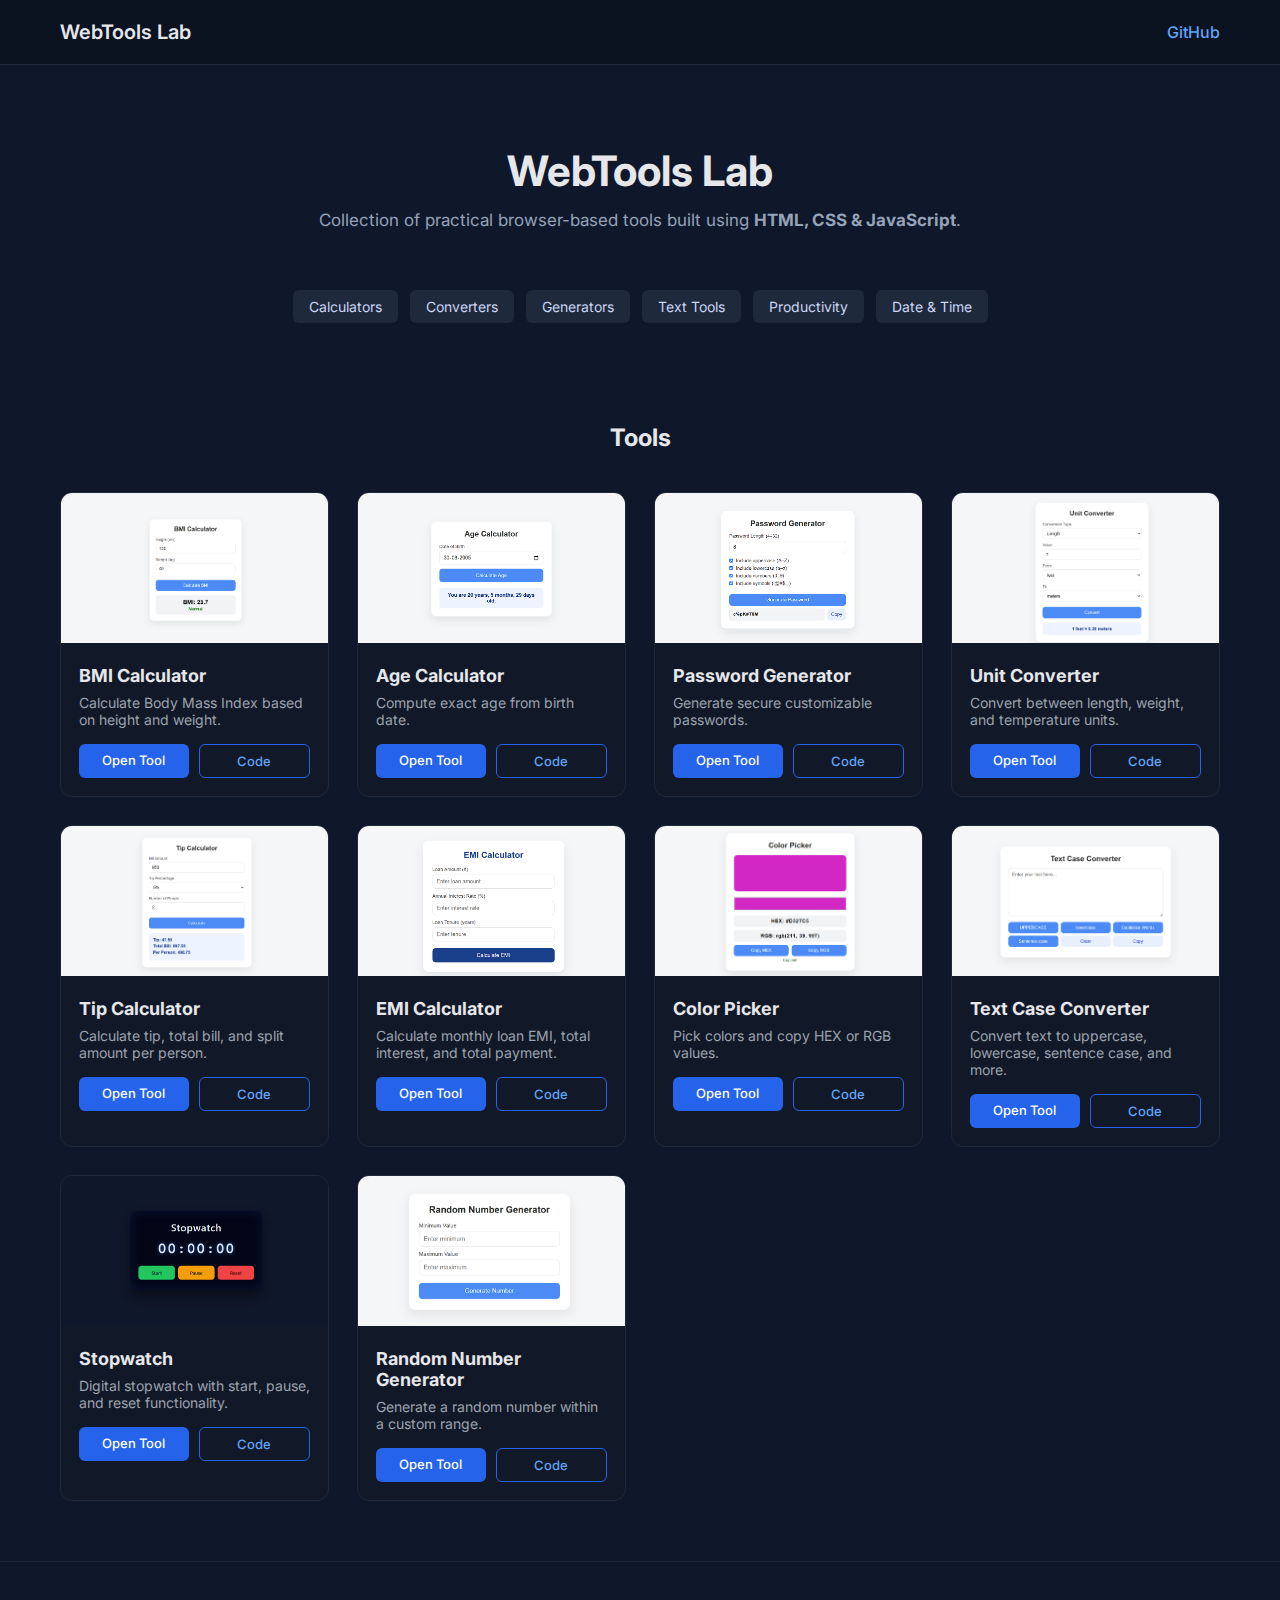
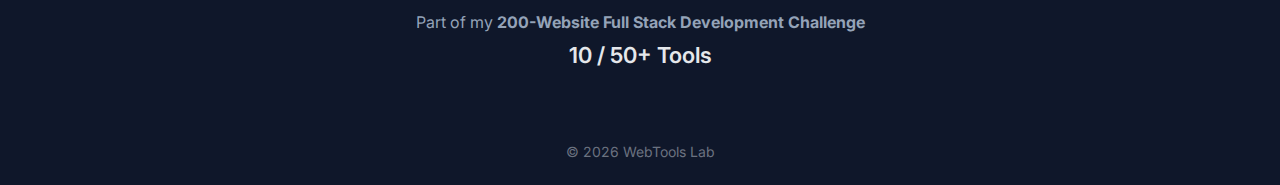
<file: index.html>
<!DOCTYPE html>
<html lang="en">
<head>
  <meta charset="UTF-8" />
  <meta name="viewport" content="width=device-width, initial-scale=1.0"/>
  <title>WebTools Lab | Frontend Utility Tools</title>

  <link href="https://fonts.googleapis.com/css2?family=Inter:wght@400;500;600;700&display=swap" rel="stylesheet">
  <link rel="stylesheet" href="style.css">
</head>
<body>

  <!-- HEADER -->
  <header class="navbar">
    <div class="logo">WebTools Lab</div>
    <a href="https://github.com/KrushnaTaur/frontend-tools-and-utilities" target="_blank" class="github-link">
      GitHub
    </a>
  </header>

  <!-- HERO -->
  <section class="hero">
    <h1>WebTools Lab</h1>
    <p>
      Collection of practical browser-based tools built using  
      <strong>HTML, CSS & JavaScript</strong>.
    </p>
  </section>

  <!-- CATEGORIES -->
  <section class="categories">
    <div class="category">Calculators</div>
    <div class="category">Converters</div>
    <div class="category">Generators</div>
    <div class="category">Text Tools</div>
    <div class="category">Productivity</div>
    <div class="category">Date & Time</div>
  </section>

  <!-- TOOLS GRID -->
  <section class="tools-section">
    <h2>Tools</h2>
    <div id="toolsGrid" class="tools-grid"></div>
  </section>

  <!-- PROGRESS -->
  <section class="progress">
    <p>
      Part of my <strong>200-Website Full Stack Development Challenge</strong>
    </p>
    <div class="progress-stats">
      <span id="toolCount">0</span> / 50+ Tools
    </div>
  </section>

  <!-- FOOTER -->
  <footer class="footer">
    © 2026 WebTools Lab
  </footer>

  <script src="script.js"></script>
</body>
</html>
</file>
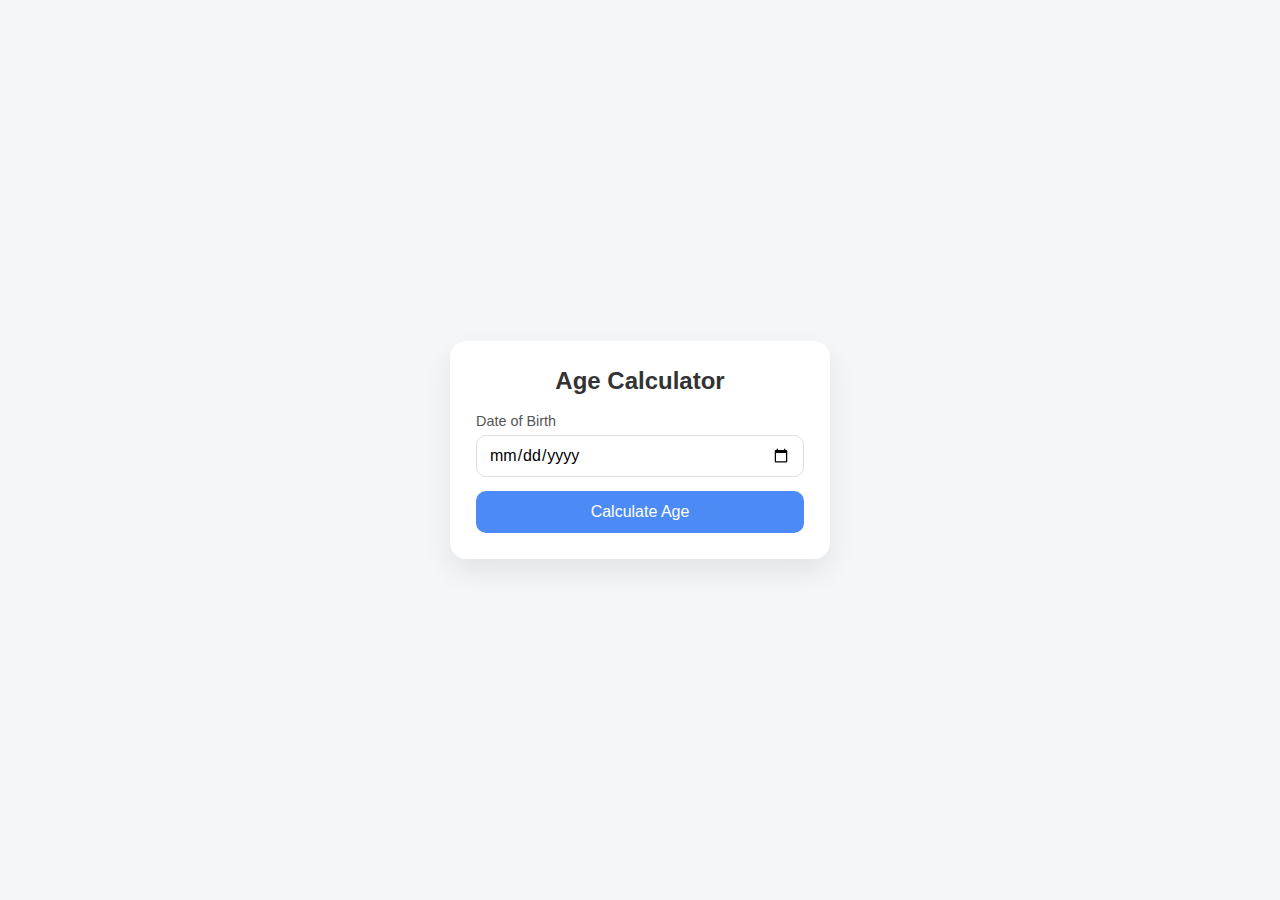
<file: tools/age-calculator/index.html>
<!DOCTYPE html>
<html lang="en">
<head>
  <meta charset="UTF-8" />
  <meta name="viewport" content="width=device-width, initial-scale=1.0" />
  <title>Age Calculator</title>
  <style>
    * { box-sizing: border-box; margin: 0; padding: 0; font-family: Arial, Helvetica, sans-serif; }
    body {
      min-height: 100vh;
      display: flex;
      align-items: center;
      justify-content: center;
      background: #f4f6f8;
      padding: 20px;
    }
    .card {
      background: #fff;
      width: 100%;
      max-width: 380px;
      padding: 26px;
      border-radius: 16px;
      box-shadow: 0 12px 28px rgba(0,0,0,0.08);
      text-align: center;
    }
    h1 {
      margin-bottom: 18px;
      color: #333;
      font-size: 1.5rem;
    }
    label {
      display: block;
      text-align: left;
      margin-bottom: 6px;
      font-size: 0.9rem;
      color: #555;
    }
    input[type="date"] {
      width: 100%;
      padding: 10px 12px;
      border-radius: 10px;
      border: 1px solid #ddd;
      font-size: 1rem;
      margin-bottom: 14px;
      transition: border 0.2s, box-shadow 0.2s;
    }
    input:focus {
      outline: none;
      border-color: #4c8bf5;
      box-shadow: 0 0 0 2px rgba(76,139,245,0.15);
    }
    button {
      width: 100%;
      padding: 12px;
      border: none;
      border-radius: 10px;
      background: #4c8bf5;
      color: #fff;
      font-size: 1rem;
      cursor: pointer;
      transition: background 0.2s;
    }
    button:hover { background: #3a73d9; }
    .result {
      margin-top: 18px;
      padding: 14px;
      border-radius: 10px;
      background: #eef4ff;
      color: #1a3f8b;
      font-weight: 600;
      display: none;
    }
    .error {
      margin-top: 12px;
      color: #c62828;
      font-size: 0.9rem;
      display: none;
    }
    @media (max-width: 420px) {
      .card { padding: 22px; }
      h1 { font-size: 1.3rem; }
    }
  </style>
</head>
<body>
  <div class="card">
    <h1>Age Calculator</h1>
    <label for="dob">Date of Birth</label>
    <input type="date" id="dob" />
    <button id="calcBtn">Calculate Age</button>
    <div class="error" id="errorMsg"></div>
    <div class="result" id="resultBox"></div>
  </div>

  <script>
    const dobInput = document.getElementById('dob');
    const calcBtn = document.getElementById('calcBtn');
    const resultBox = document.getElementById('resultBox');
    const errorMsg = document.getElementById('errorMsg');

    function showError(msg) {
      errorMsg.textContent = msg;
      errorMsg.style.display = 'block';
      resultBox.style.display = 'none';
    }

    function clearError() {
      errorMsg.style.display = 'none';
    }

    function calculateAge(dob) {
      const today = new Date();
      let years = today.getFullYear() - dob.getFullYear();
      let months = today.getMonth() - dob.getMonth();
      let days = today.getDate() - dob.getDate();

      if (days < 0) {
        months--;
        const prevMonth = new Date(today.getFullYear(), today.getMonth(), 0);
        days += prevMonth.getDate();
      }

      if (months < 0) {
        years--;
        months += 12;
      }

      return { years, months, days };
    }

    calcBtn.addEventListener('click', () => {
      const dobValue = dobInput.value;

      if (!dobValue) {
        showError('Please select your date of birth');
        return;
      }

      const dob = new Date(dobValue);
      const today = new Date();

      if (dob > today) {
        showError('Date of birth cannot be in the future');
        return;
      }

      clearError();

      const age = calculateAge(dob);

      resultBox.textContent = `You are ${age.years} years, ${age.months} months, ${age.days} days old.`;
      resultBox.style.display = 'block';
    });
  </script>
</body>
</html>
</file>
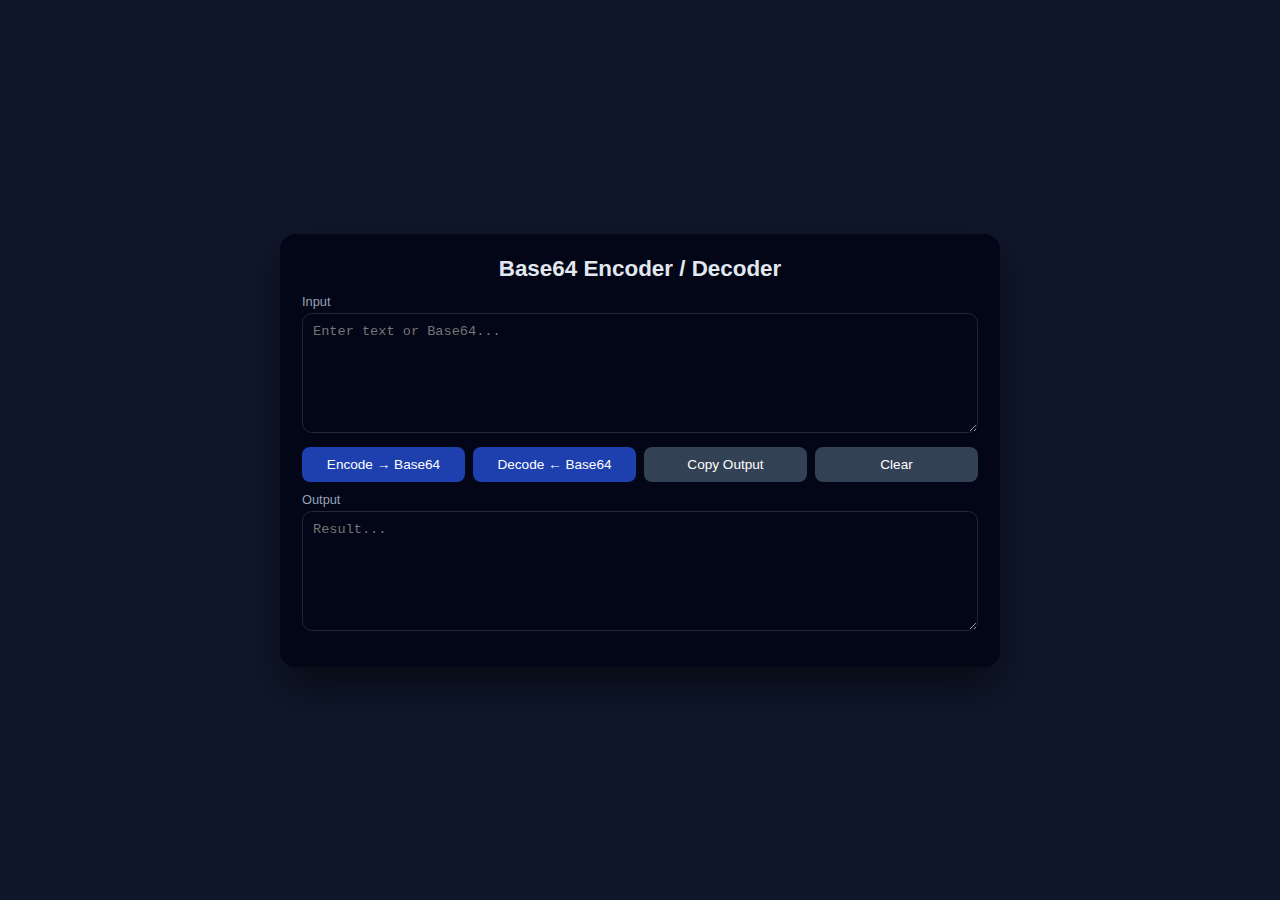
<file: tools/base64-encoder-decoder/index.html>
<!DOCTYPE html>
<html lang="en">
<head>
  <meta charset="UTF-8" />
  <meta name="viewport" content="width=device-width, initial-scale=1.0" />
  <title>Base64 Encoder / Decoder</title>
  <style>
    *{box-sizing:border-box;margin:0;padding:0}
    body{
      min-height:100vh;display:flex;align-items:center;justify-content:center;
      background:#0f172a;padding:20px;font-family:Arial,Helvetica,sans-serif;color:#e2e8f0
    }
    .card{
      width:100%;max-width:720px;background:#020617;border-radius:16px;
      box-shadow:0 20px 40px rgba(0,0,0,.5);padding:22px
    }
    h1{text-align:center;margin-bottom:12px;font-size:1.4rem}
    .area{margin-bottom:10px}
    label{font-size:.8rem;color:#94a3b8;margin-bottom:4px;display:block}
    textarea{
      width:100%;min-height:120px;border-radius:10px;border:1px solid #1e293b;
      background:#020617;color:#e2e8f0;padding:10px;font-family:"Courier New",monospace;
      font-size:.85rem;resize:vertical
    }
    textarea:focus{outline:none;border-color:#4c8bf5;box-shadow:0 0 0 1px #4c8bf5}
    .buttons{display:flex;gap:8px;flex-wrap:wrap;margin:10px 0}
    button{
      flex:1;min-width:120px;padding:10px;border:none;border-radius:8px;
      font-size:.85rem;cursor:pointer;background:#1e40af;color:#fff
    }
    button:hover{background:#1d4ed8}
    .secondary{background:#334155}
    .secondary:hover{background:#475569}
    .status{font-size:.85rem;margin-top:6px;display:none}
    .ok{color:#22c55e}.err{color:#ef4444}
  </style>
</head>
<body>
  <div class="card">
    <h1>Base64 Encoder / Decoder</h1>

    <div class="area">
      <label>Input</label>
      <textarea id="inputText" placeholder="Enter text or Base64..."></textarea>
    </div>

    <div class="buttons">
      <button id="encodeBtn">Encode → Base64</button>
      <button id="decodeBtn">Decode ← Base64</button>
      <button class="secondary" id="copyBtn">Copy Output</button>
      <button class="secondary" id="clearBtn">Clear</button>
    </div>

    <div class="area">
      <label>Output</label>
      <textarea id="outputText" placeholder="Result..."></textarea>
    </div>

    <div id="status" class="status"></div>
  </div>

  <script>
    const input = document.getElementById('inputText');
    const output = document.getElementById('outputText');
    const status = document.getElementById('status');
    const encodeBtn = document.getElementById('encodeBtn');
    const decodeBtn = document.getElementById('decodeBtn');
    const copyBtn = document.getElementById('copyBtn');
    const clearBtn = document.getElementById('clearBtn');

    function show(msg, ok){
      status.textContent = msg;
      status.className = 'status ' + (ok?'ok':'err');
      status.style.display = 'block';
    }

    function utf8ToB64(str){ return btoa(unescape(encodeURIComponent(str))); }
    function b64ToUtf8(str){ return decodeURIComponent(escape(atob(str))); }

    encodeBtn.onclick = () => {
      if(!input.value.trim()) return show('❌ Empty input', false);
      try{
        output.value = utf8ToB64(input.value);
        show('Encoded to Base64', true);
      }catch(e){ show('❌ Encode error', false); }
    };

    decodeBtn.onclick = () => {
      if(!input.value.trim()) return show('❌ Empty input', false);
      try{
        output.value = b64ToUtf8(input.value.trim());
        show('Decoded from Base64', true);
      }catch(e){ show('❌ Invalid Base64', false); }
    };

    copyBtn.onclick = async () => {
      if(!output.value) return;
      try{ await navigator.clipboard.writeText(output.value); show('Copied!', true); }
      catch{ show('Copy failed', false); }
    };

    clearBtn.onclick = () => {
      input.value=''; output.value=''; status.style.display='none';
    };
  </script>
</body>
</html>
</file>
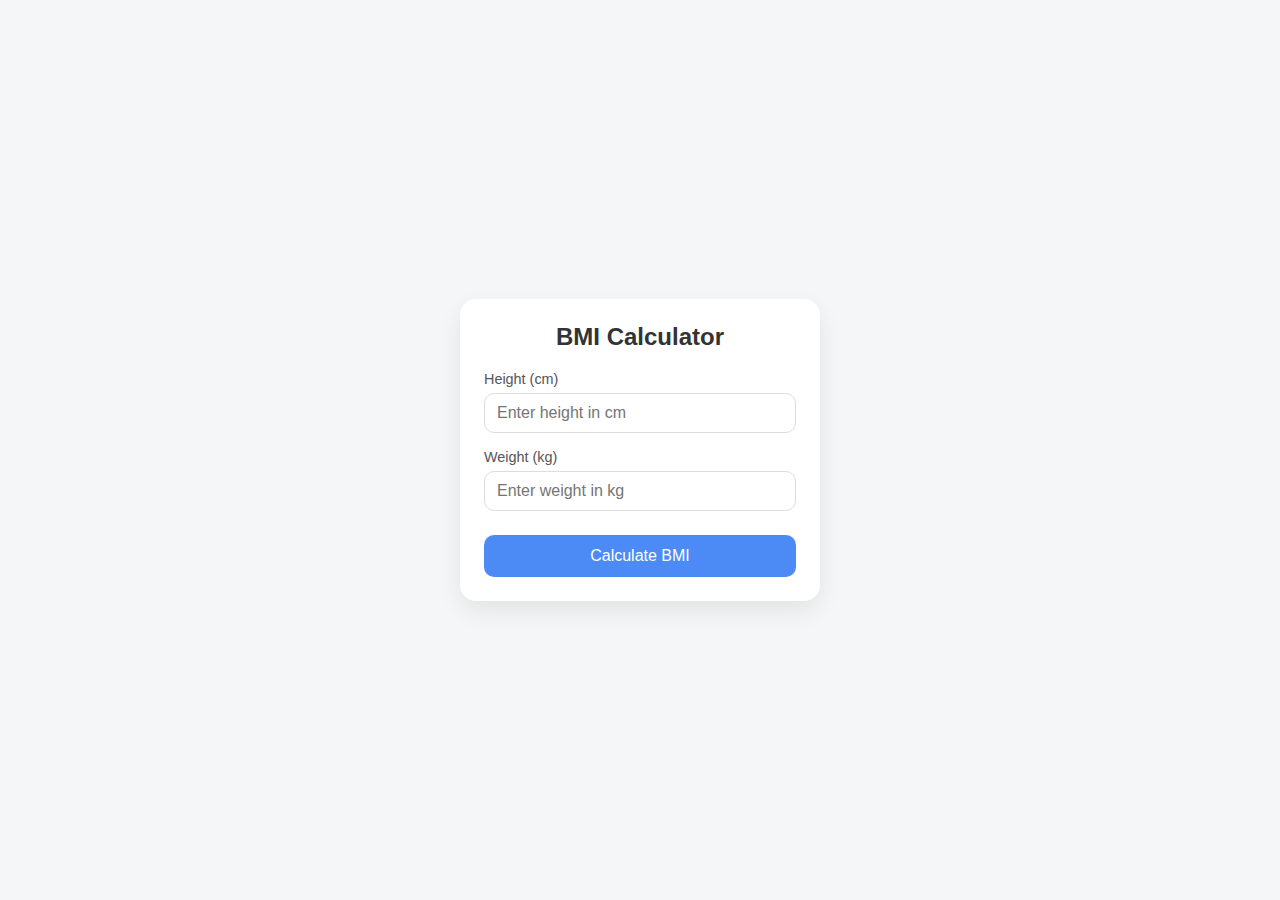
<file: tools/bmi-calculator/index.html>
<!DOCTYPE html>
<html lang="en">
<head>
  <meta charset="UTF-8" />
  <meta name="viewport" content="width=device-width, initial-scale=1.0" />
  <title>BMI Calculator</title>
  <style>
    * { box-sizing: border-box; margin: 0; padding: 0; font-family: Arial, Helvetica, sans-serif; }
    body {
      min-height: 100vh;
      display: flex;
      align-items: center;
      justify-content: center;
      background: #f4f6f8;
      padding: 20px;
    }
    .card {
      background: #fff;
      width: 100%;
      max-width: 360px;
      padding: 24px;
      border-radius: 16px;
      box-shadow: 0 10px 25px rgba(0,0,0,0.08);
    }
    h1 {
      text-align: center;
      margin-bottom: 20px;
      color: #333;
      font-size: 1.5rem;
    }
    .field { margin-bottom: 16px; }
    label {
      display: block;
      margin-bottom: 6px;
      font-size: 0.9rem;
      color: #555;
    }
    input {
      width: 100%;
      padding: 10px 12px;
      border-radius: 10px;
      border: 1px solid #ddd;
      font-size: 1rem;
      transition: border 0.2s, box-shadow 0.2s;
    }
    input:focus {
      outline: none;
      border-color: #4c8bf5;
      box-shadow: 0 0 0 2px rgba(76,139,245,0.15);
    }
    button {
      width: 100%;
      padding: 12px;
      border: none;
      border-radius: 10px;
      background: #4c8bf5;
      color: #fff;
      font-size: 1rem;
      cursor: pointer;
      transition: background 0.2s;
      margin-top: 8px;
    }
    button:hover { background: #3a73d9; }
    .result {
      margin-top: 18px;
      padding: 14px;
      border-radius: 10px;
      background: #f1f3f5;
      text-align: center;
      display: none;
    }
    .bmi-value { font-size: 1.4rem; font-weight: bold; margin-bottom: 4px; }
    .category { font-size: 1rem; font-weight: 600; }
    .green { color: #2e7d32; }
    .orange { color: #ef6c00; }
    .red { color: #c62828; }
    .error {
      margin-top: 10px;
      color: #c62828;
      font-size: 0.9rem;
      text-align: center;
      display: none;
    }
    @media (max-width: 400px) {
      .card { padding: 20px; }
      h1 { font-size: 1.3rem; }
    }
  </style>
</head>
<body>
  <div class="card">
    <h1>BMI Calculator</h1>
    <div class="field">
      <label for="height">Height (cm)</label>
      <input type="number" id="height" placeholder="Enter height in cm" />
    </div>
    <div class="field">
      <label for="weight">Weight (kg)</label>
      <input type="number" id="weight" placeholder="Enter weight in kg" />
    </div>
    <button id="calcBtn">Calculate BMI</button>
    <div class="error" id="errorMsg"></div>
    <div class="result" id="resultBox">
      <div class="bmi-value" id="bmiValue"></div>
      <div class="category" id="bmiCategory"></div>
    </div>
  </div>

  <script>
    const heightInput = document.getElementById('height');
    const weightInput = document.getElementById('weight');
    const calcBtn = document.getElementById('calcBtn');
    const resultBox = document.getElementById('resultBox');
    const bmiValue = document.getElementById('bmiValue');
    const bmiCategory = document.getElementById('bmiCategory');
    const errorMsg = document.getElementById('errorMsg');

    function showError(msg) {
      errorMsg.textContent = msg;
      errorMsg.style.display = 'block';
      resultBox.style.display = 'none';
    }

    function clearError() {
      errorMsg.style.display = 'none';
    }

    function getCategory(bmi) {
      if (bmi < 18.5) return { text: 'Underweight', class: '' };
      if (bmi < 25) return { text: 'Normal', class: 'green' };
      if (bmi < 30) return { text: 'Overweight', class: 'orange' };
      return { text: 'Obese', class: 'red' };
    }

    calcBtn.addEventListener('click', () => {
      const height = parseFloat(heightInput.value);
      const weight = parseFloat(weightInput.value);

      if (!heightInput.value || !weightInput.value) {
        showError('Please enter height and weight');
        return;
      }
      if (height <= 0 || weight <= 0) {
        showError('Values must be positive numbers');
        return;
      }

      clearError();

      const heightM = height / 100;
      const bmi = weight / (heightM * heightM);
      const bmiRounded = bmi.toFixed(1);

      const category = getCategory(bmi);

      bmiValue.textContent = `BMI: ${bmiRounded}`;
      bmiCategory.textContent = category.text;
      bmiCategory.className = 'category ' + category.class;

      resultBox.style.display = 'block';
    });
  </script>
</body>
</html>
</file>
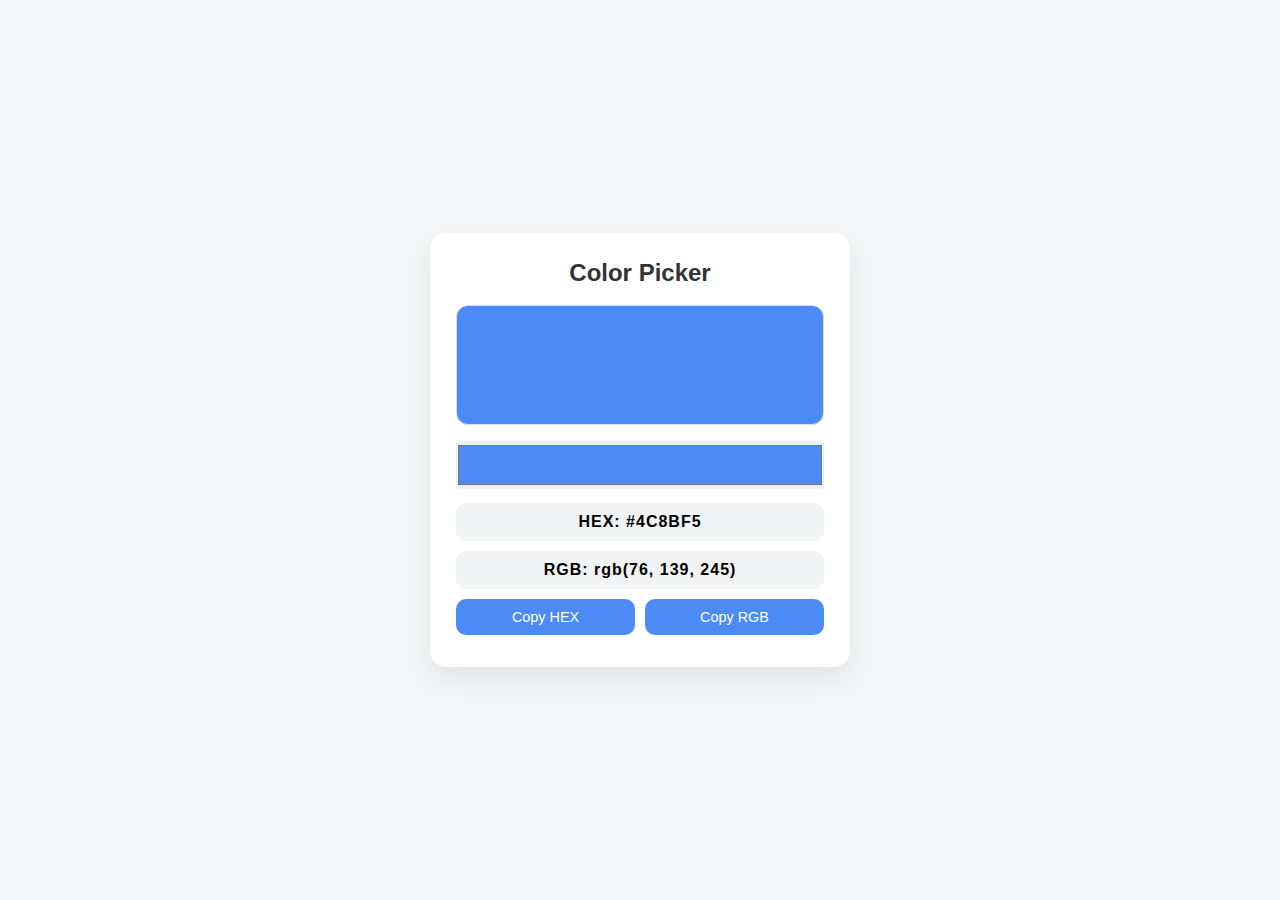
<file: tools/color-picker/index.html>
<!DOCTYPE html>
<html lang="en">
<head>
  <meta charset="UTF-8" />
  <meta name="viewport" content="width=device-width, initial-scale=1.0" />
  <title>Color Picker</title>
  <style>
    * { box-sizing: border-box; margin: 0; padding: 0; font-family: Arial, Helvetica, sans-serif; }
    body {
      min-height: 100vh;
      display: flex;
      align-items: center;
      justify-content: center;
      background: #f4f6f8;
      padding: 20px;
    }
    .card {
      background: #fff;
      width: 100%;
      max-width: 420px;
      padding: 26px;
      border-radius: 16px;
      box-shadow: 0 12px 28px rgba(0,0,0,0.08);
      text-align: center;
    }
    h1 {
      margin-bottom: 18px;
      color: #333;
      font-size: 1.5rem;
    }
    .preview {
      width: 100%;
      height: 120px;
      border-radius: 12px;
      margin-bottom: 16px;
      border: 1px solid #ddd;
      background: #4c8bf5;
    }
    input[type="color"] {
      width: 100%;
      height: 48px;
      border: none;
      margin-bottom: 14px;
      cursor: pointer;
    }
    .value {
      background: #f1f3f5;
      padding: 10px 12px;
      border-radius: 10px;
      margin-bottom: 10px;
      font-weight: 600;
      letter-spacing: 1px;
    }
    .btn-row {
      display: flex;
      gap: 10px;
      margin-bottom: 6px;
    }
    button {
      flex: 1;
      padding: 10px;
      border: none;
      border-radius: 10px;
      font-size: 0.9rem;
      cursor: pointer;
      background: #4c8bf5;
      color: #fff;
      transition: background 0.2s;
    }
    button:hover { background: #3a73d9; }
    .copied {
      font-size: 0.85rem;
      color: #2e7d32;
      display: none;
    }
    @media (max-width: 420px) {
      .card { padding: 22px; }
      h1 { font-size: 1.3rem; }
    }
  </style>
</head>
<body>
  <div class="card">
    <h1>Color Picker</h1>
    <div class="preview" id="preview"></div>
    <input type="color" id="colorInput" value="#4c8bf5" />

    <div class="value" id="hexVal">HEX: #4C8BF5</div>
    <div class="value" id="rgbVal">RGB: rgb(76, 139, 245)</div>

    <div class="btn-row">
      <button id="copyHex">Copy HEX</button>
      <button id="copyRgb">Copy RGB</button>
    </div>
    <div class="copied" id="copiedMsg">Copied!</div>
  </div>

  <script>
    const colorInput = document.getElementById('colorInput');
    const preview = document.getElementById('preview');
    const hexVal = document.getElementById('hexVal');
    const rgbVal = document.getElementById('rgbVal');
    const copyHexBtn = document.getElementById('copyHex');
    const copyRgbBtn = document.getElementById('copyRgb');
    const copiedMsg = document.getElementById('copiedMsg');

    function hexToRgb(hex) {
      const bigint = parseInt(hex.slice(1), 16);
      const r = (bigint >> 16) & 255;
      const g = (bigint >> 8) & 255;
      const b = bigint & 255;
      return `rgb(${r}, ${g}, ${b})`;
    }

    function updateColor(hex) {
      preview.style.background = hex;
      hexVal.textContent = `HEX: ${hex.toUpperCase()}`;
      rgbVal.textContent = `RGB: ${hexToRgb(hex)}`;
      copiedMsg.style.display = 'none';
    }

    colorInput.addEventListener('input', () => {
      updateColor(colorInput.value);
    });

    async function copyText(text) {
      try {
        await navigator.clipboard.writeText(text);
        copiedMsg.style.display = 'block';
      } catch {
        copiedMsg.textContent = 'Copy failed';
        copiedMsg.style.display = 'block';
      }
    }

    copyHexBtn.addEventListener('click', () => {
      const hex = colorInput.value.toUpperCase();
      copyText(hex);
    });

    copyRgbBtn.addEventListener('click', () => {
      const rgb = hexToRgb(colorInput.value);
      copyText(rgb);
    });
  </script>
</body>
</html>
</file>
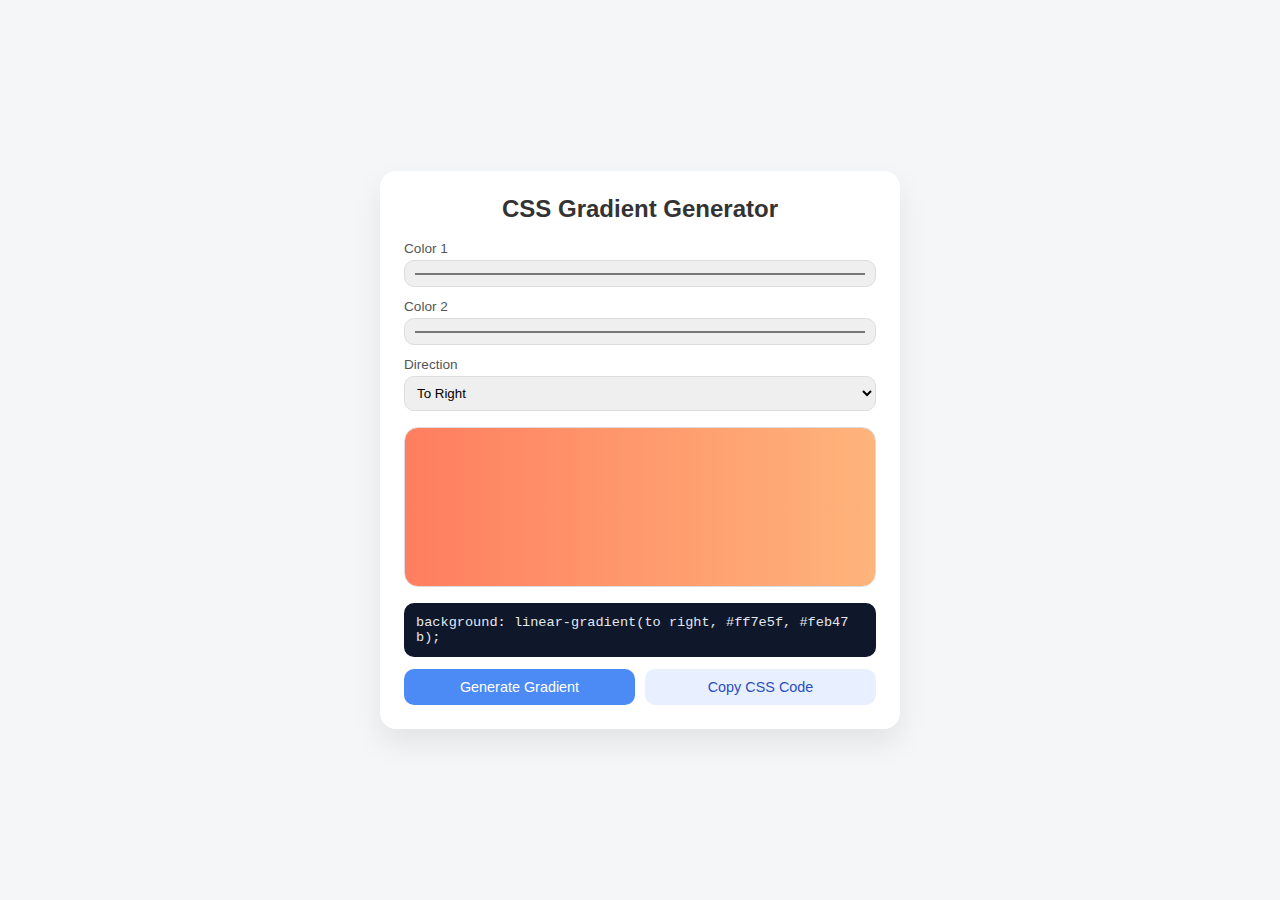
<file: tools/css-gradient-generator/index.html>
<!DOCTYPE html>
<html lang="en">
<head>
<meta charset="UTF-8">
<meta name="viewport" content="width=device-width, initial-scale=1.0">
<title>CSS Gradient Generator</title>
<style>
*{box-sizing:border-box;margin:0;padding:0;font-family:Arial,Helvetica,sans-serif}
body{min-height:100vh;display:flex;align-items:center;justify-content:center;background:#f4f6f8;padding:20px}
.card{width:100%;max-width:520px;background:#fff;border-radius:16px;box-shadow:0 14px 30px rgba(0,0,0,.08);padding:24px}
h1{text-align:center;margin-bottom:18px;color:#333;font-size:1.5rem}
.controls{display:grid;gap:12px;margin-bottom:16px}
label{font-size:.85rem;color:#555;margin-bottom:4px;display:block}
select,input[type="color"]{width:100%;padding:8px;border-radius:10px;border:1px solid #ddd}
.preview{height:160px;border-radius:14px;margin:16px 0;border:1px solid #ddd}
.code-box{background:#0f172a;color:#e2e8f0;padding:12px;border-radius:10px;font-family:"Courier New",monospace;font-size:.85rem;word-break:break-all}
.buttons{display:flex;gap:10px;margin-top:12px}
button{flex:1;padding:10px;border:none;border-radius:10px;font-size:.9rem;cursor:pointer;background:#4c8bf5;color:#fff}
button:hover{background:#3a73d9}
.secondary{background:#e8f0ff;color:#2a4dbf}
.secondary:hover{background:#d8e6ff}
.copied{font-size:.8rem;color:#2e7d32;margin-top:6px;display:none;text-align:right}
@media(max-width:480px){.card{padding:20px}}
</style>
</head>
<body>
<div class="card">
<h1>CSS Gradient Generator</h1>

<div class="controls">
<div>
<label>Color 1</label>
<input type="color" id="color1" value="#ff7e5f">
</div>
<div>
<label>Color 2</label>
<input type="color" id="color2" value="#feb47b">
</div>
<div>
<label>Direction</label>
<select id="direction">
<option value="to right">To Right</option>
<option value="to left">To Left</option>
<option value="to bottom">To Bottom</option>
<option value="to top">To Top</option>
<option value="45deg">45deg</option>
</select>
</div>
</div>

<div class="preview" id="preview"></div>

<div class="code-box" id="cssCode"></div>

<div class="buttons">
<button id="generateBtn">Generate Gradient</button>
<button class="secondary" id="copyBtn">Copy CSS Code</button>
</div>
<div id="copiedMsg" class="copied">Copied!</div>
</div>

<script>
const color1=document.getElementById('color1');
const color2=document.getElementById('color2');
const direction=document.getElementById('direction');
const preview=document.getElementById('preview');
const cssCode=document.getElementById('cssCode');
const generateBtn=document.getElementById('generateBtn');
const copyBtn=document.getElementById('copyBtn');
const copiedMsg=document.getElementById('copiedMsg');

function generateGradient(){
const gradient=`linear-gradient(${direction.value}, ${color1.value}, ${color2.value})`;
preview.style.background=gradient;
cssCode.textContent=`background: ${gradient};`;
copiedMsg.style.display='none';
}

generateBtn.addEventListener('click',generateGradient);

copyBtn.addEventListener('click',async()=>{
if(!cssCode.textContent) return;
try{
await navigator.clipboard.writeText(cssCode.textContent);
copiedMsg.style.display='block';
setTimeout(()=>copiedMsg.style.display='none',1200);
}catch{}
});

// Initial gradient
generateGradient();
</script>
</body>
</html>
</file>
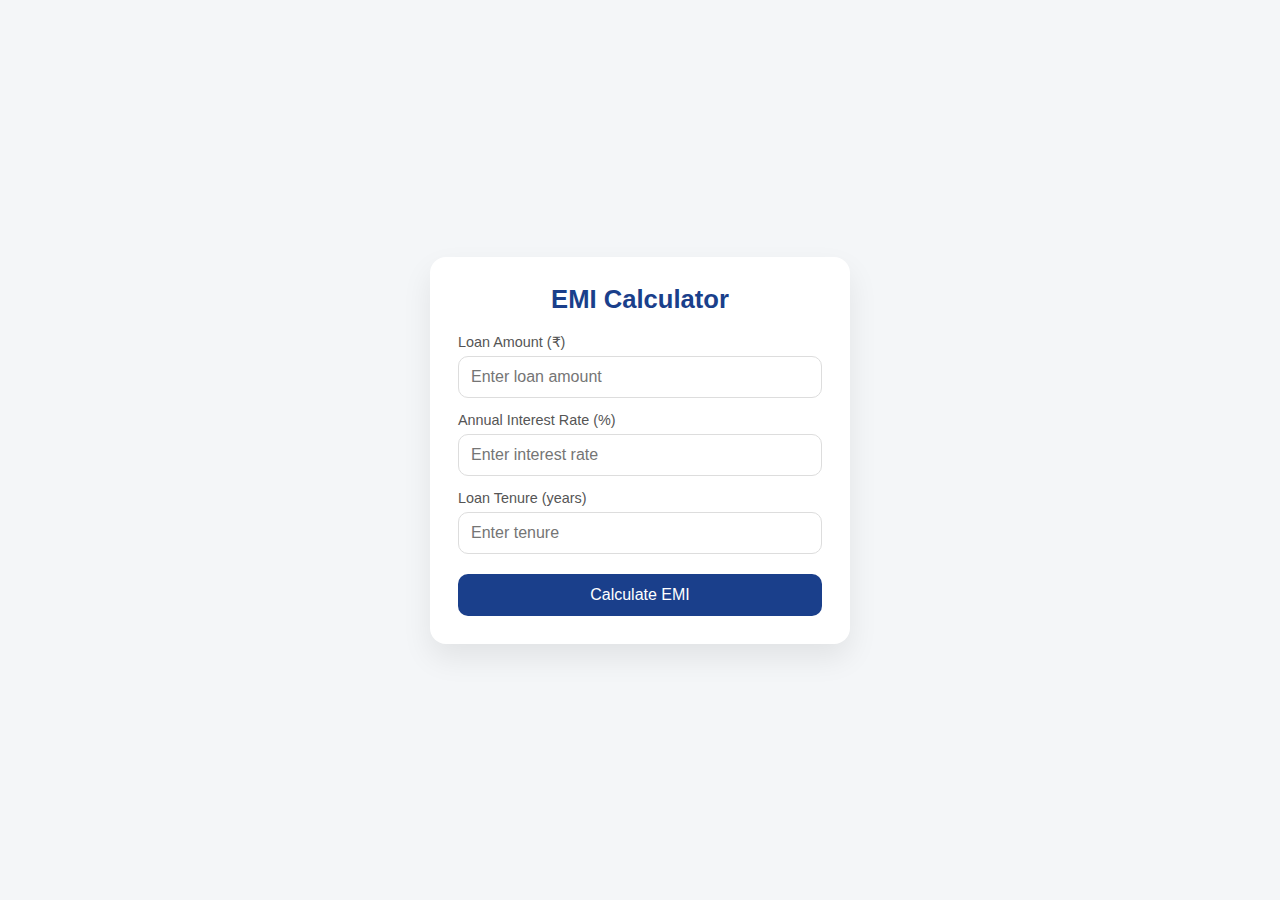
<file: tools/emi-calculator/index.html>
<!DOCTYPE html>
<html lang="en">
<head>
  <meta charset="UTF-8" />
  <meta name="viewport" content="width=device-width, initial-scale=1.0" />
  <title>EMI Calculator</title>
  <style>
    * { box-sizing: border-box; margin: 0; padding: 0; font-family: Arial, Helvetica, sans-serif; }
    body {
      min-height: 100vh;
      display: flex;
      align-items: center;
      justify-content: center;
      background: #f4f6f8;
      padding: 20px;
    }
    .card {
      background: #fff;
      width: 100%;
      max-width: 420px;
      padding: 28px;
      border-radius: 16px;
      box-shadow: 0 14px 30px rgba(0,0,0,0.08);
    }
    h1 {
      text-align: center;
      margin-bottom: 20px;
      color: #1a3f8b;
      font-size: 1.6rem;
    }
    .field { margin-bottom: 14px; }
    label {
      display: block;
      margin-bottom: 6px;
      font-size: 0.9rem;
      color: #555;
    }
    input {
      width: 100%;
      padding: 11px 12px;
      border-radius: 10px;
      border: 1px solid #ddd;
      font-size: 1rem;
    }
    input:focus {
      outline: none;
      border-color: #4c8bf5;
      box-shadow: 0 0 0 2px rgba(76,139,245,0.15);
    }
    button {
      width: 100%;
      padding: 12px;
      border: none;
      border-radius: 10px;
      background: #1a3f8b;
      color: #fff;
      font-size: 1rem;
      cursor: pointer;
      margin-top: 6px;
      transition: background 0.2s;
    }
    button:hover { background: #153272; }
    .result {
      margin-top: 18px;
      padding: 16px;
      border-radius: 12px;
      background: #eef4ff;
      color: #1a3f8b;
      display: none;
    }
    .emi {
      font-size: 1.3rem;
      font-weight: 700;
      margin-bottom: 8px;
    }
    .error {
      margin-top: 10px;
      color: #c62828;
      font-size: 0.9rem;
      text-align: center;
      display: none;
    }
    @media (max-width: 420px) {
      .card { padding: 22px; }
      h1 { font-size: 1.4rem; }
    }
  </style>
</head>
<body>
  <div class="card">
    <h1>EMI Calculator</h1>

    <div class="field">
      <label for="loan">Loan Amount (₹)</label>
      <input type="number" id="loan" placeholder="Enter loan amount" />
    </div>

    <div class="field">
      <label for="rate">Annual Interest Rate (%)</label>
      <input type="number" id="rate" placeholder="Enter interest rate" />
    </div>

    <div class="field">
      <label for="years">Loan Tenure (years)</label>
      <input type="number" id="years" placeholder="Enter tenure" />
    </div>

    <button id="calcBtn">Calculate EMI</button>

    <div class="result" id="resultBox">
      <div class="emi" id="emiVal"></div>
      <div id="totalInterest"></div>
      <div id="totalPayment"></div>
    </div>

    <div class="error" id="errorMsg"></div>
  </div>

  <script>
    const loanInput = document.getElementById('loan');
    const rateInput = document.getElementById('rate');
    const yearsInput = document.getElementById('years');
    const calcBtn = document.getElementById('calcBtn');
    const resultBox = document.getElementById('resultBox');
    const errorMsg = document.getElementById('errorMsg');
    const emiVal = document.getElementById('emiVal');
    const totalInterestEl = document.getElementById('totalInterest');
    const totalPaymentEl = document.getElementById('totalPayment');

    function showError(msg) {
      errorMsg.textContent = msg;
      errorMsg.style.display = 'block';
      resultBox.style.display = 'none';
    }
    function clearError() { errorMsg.style.display = 'none'; }

    function formatINR(val) {
      return '₹' + val.toLocaleString('en-IN', { minimumFractionDigits: 2, maximumFractionDigits: 2 });
    }

    calcBtn.addEventListener('click', () => {
      const P = parseFloat(loanInput.value);
      const annualRate = parseFloat(rateInput.value);
      const years = parseFloat(yearsInput.value);

      if (loanInput.value === '' || rateInput.value === '' || yearsInput.value === '') {
        showError('Please fill all inputs');
        return;
      }
      if (P <= 0 || annualRate < 0 || years <= 0) {
        showError('Enter valid positive values');
        return;
      }

      clearError();

      const r = annualRate / 12 / 100;
      const n = years * 12;

      let emi;
      if (r === 0) {
        emi = P / n;
      } else {
        const pow = Math.pow(1 + r, n);
        emi = P * r * pow / (pow - 1);
      }

      const totalPayment = emi * n;
      const totalInterest = totalPayment - P;

      emiVal.textContent = `Monthly EMI: ${formatINR(emi)}`;
      totalInterestEl.textContent = `Total Interest: ${formatINR(totalInterest)}`;
      totalPaymentEl.textContent = `Total Payment: ${formatINR(totalPayment)}`;

      resultBox.style.display = 'block';
    });
  </script>
</body>
</html>
</file>
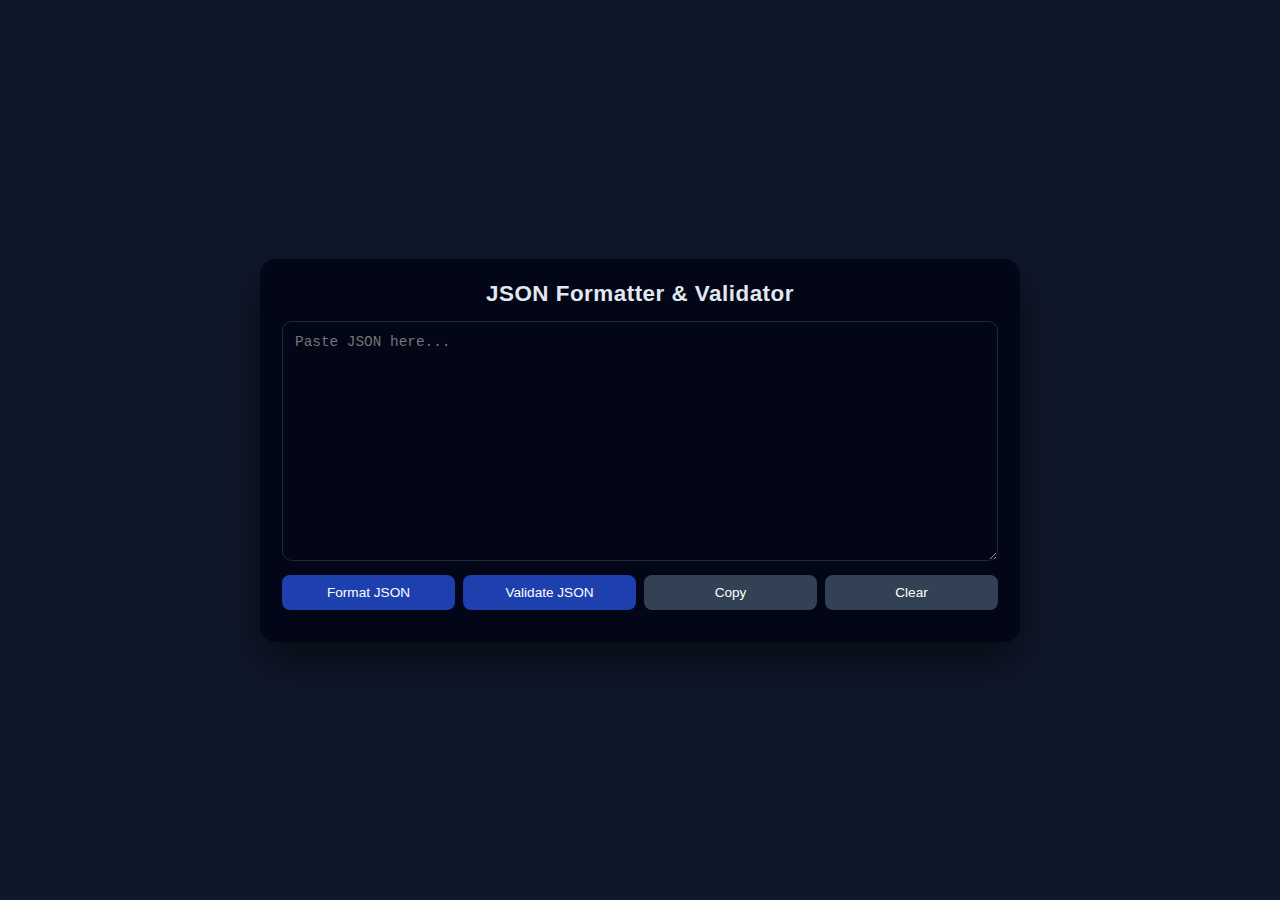
<file: tools/json-formatter/index.html>
<!DOCTYPE html>
<html lang="en">
<head>
  <meta charset="UTF-8" />
  <meta name="viewport" content="width=device-width, initial-scale=1.0" />
  <title>JSON Formatter & Validator</title>
  <style>
    * { box-sizing: border-box; margin: 0; padding: 0; }
    body {
      min-height: 100vh;
      display: flex;
      align-items: center;
      justify-content: center;
      background: #0f172a;
      padding: 20px;
      font-family: Arial, Helvetica, sans-serif;
      color: #e2e8f0;
    }
    .card {
      width: 100%;
      max-width: 760px;
      background: #020617;
      border-radius: 16px;
      box-shadow: 0 20px 40px rgba(0,0,0,0.5);
      padding: 22px;
    }
    h1 {
      text-align: center;
      margin-bottom: 14px;
      font-size: 1.4rem;
      letter-spacing: 0.5px;
    }
    textarea {
      width: 100%;
      height: 240px;
      border-radius: 10px;
      border: 1px solid #1e293b;
      background: #020617;
      color: #e2e8f0;
      padding: 12px;
      font-family: "Courier New", monospace;
      font-size: 0.9rem;
      resize: vertical;
      margin-bottom: 10px;
    }
    textarea:focus {
      outline: none;
      border-color: #4c8bf5;
      box-shadow: 0 0 0 1px #4c8bf5;
    }
    .buttons {
      display: flex;
      gap: 8px;
      flex-wrap: wrap;
      margin-bottom: 10px;
    }
    button {
      flex: 1;
      min-width: 110px;
      padding: 10px;
      border: none;
      border-radius: 8px;
      font-size: 0.85rem;
      cursor: pointer;
      background: #1e40af;
      color: #fff;
      transition: background 0.2s;
    }
    button:hover { background: #1d4ed8; }
    .secondary { background: #334155; }
    .secondary:hover { background: #475569; }
    .status {
      font-size: 0.9rem;
      font-weight: 600;
      margin-top: 4px;
      display: none;
    }
    .valid { color: #22c55e; }
    .error { color: #ef4444; }
    @media (max-width: 600px) {
      textarea { height: 200px; }
    }
  </style>
</head>
<body>
  <div class="card">
    <h1>JSON Formatter & Validator</h1>
    <textarea id="jsonInput" placeholder="Paste JSON here..."></textarea>
    <div class="buttons">
      <button id="formatBtn">Format JSON</button>
      <button id="validateBtn">Validate JSON</button>
      <button class="secondary" id="copyBtn">Copy</button>
      <button class="secondary" id="clearBtn">Clear</button>
    </div>
    <div id="status" class="status"></div>
  </div>

  <script>
    const input = document.getElementById('jsonInput');
    const formatBtn = document.getElementById('formatBtn');
    const validateBtn = document.getElementById('validateBtn');
    const copyBtn = document.getElementById('copyBtn');
    const clearBtn = document.getElementById('clearBtn');
    const status = document.getElementById('status');

    function showStatus(msg, isValid) {
      status.textContent = msg;
      status.className = 'status ' + (isValid ? 'valid' : 'error');
      status.style.display = 'block';
    }

    function parseJSON() {
      return JSON.parse(input.value);
    }

    formatBtn.addEventListener('click', () => {
      if (!input.value.trim()) {
        showStatus('❌ Empty input', false);
        return;
      }
      try {
        const obj = parseJSON();
        input.value = JSON.stringify(obj, null, 2);
        showStatus('✅ Valid JSON formatted', true);
      } catch (e) {
        showStatus('❌ ' + e.message, false);
      }
    });

    validateBtn.addEventListener('click', () => {
      if (!input.value.trim()) {
        showStatus('❌ Empty input', false);
        return;
      }
      try {
        parseJSON();
        showStatus('✅ Valid JSON', true);
      } catch (e) {
        showStatus('❌ ' + e.message, false);
      }
    });

    copyBtn.addEventListener('click', async () => {
      if (!input.value) return;
      try {
        await navigator.clipboard.writeText(input.value);
        showStatus('Copied!', true);
      } catch {
        showStatus('Copy failed', false);
      }
    });

    clearBtn.addEventListener('click', () => {
      input.value = '';
      status.style.display = 'none';
    });
  </script>
</body>
</html>
</file>
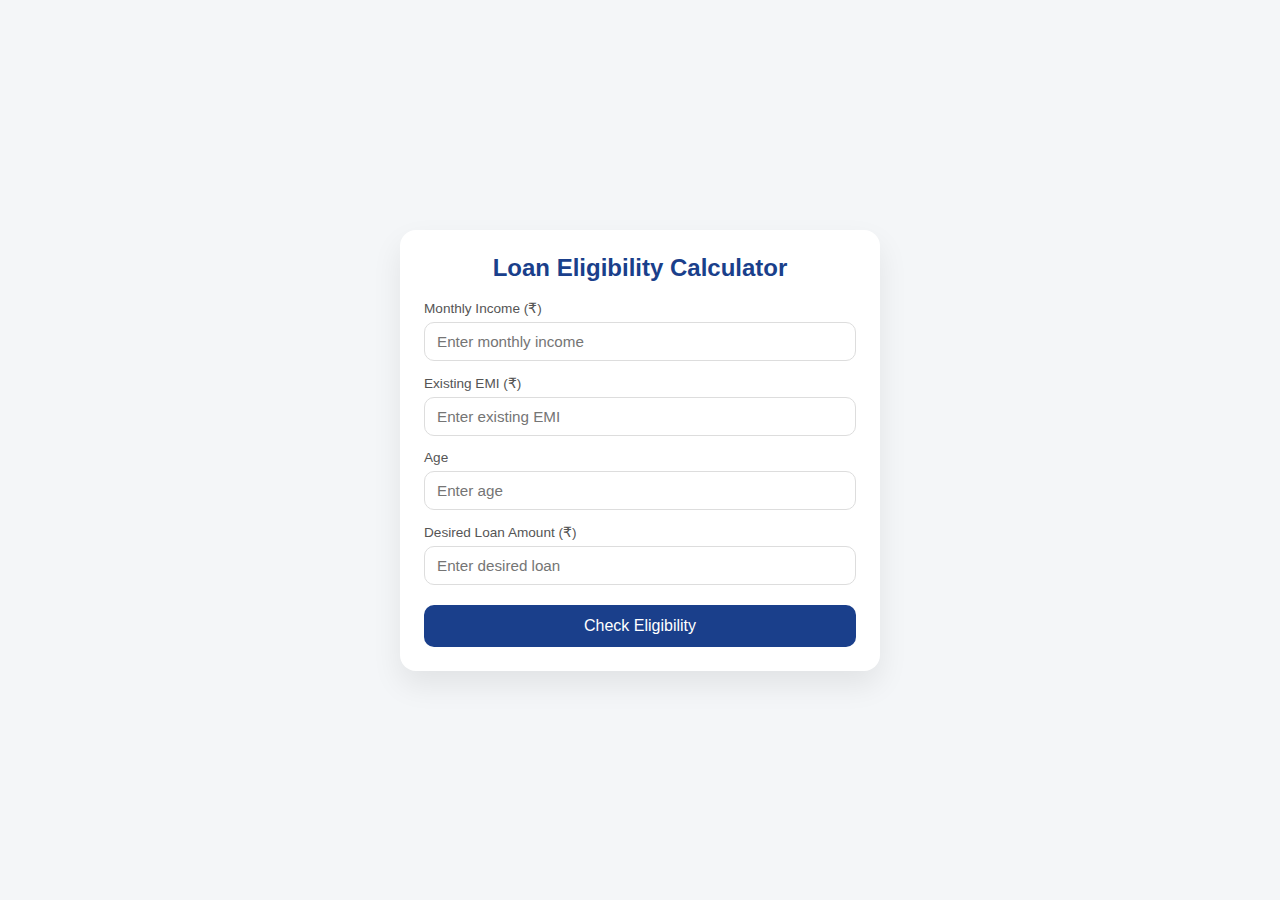
<file: tools/loan-eligibility-calculator/index.html>
<!DOCTYPE html>
<html lang="en">
<head>
  <meta charset="UTF-8" />
  <meta name="viewport" content="width=device-width, initial-scale=1.0" />
  <title>Loan Eligibility Calculator</title>
  <style>
    *{box-sizing:border-box;margin:0;padding:0;font-family:Arial,Helvetica,sans-serif}
    body{
      min-height:100vh;display:flex;align-items:center;justify-content:center;
      background:#f4f6f8;padding:20px
    }
    .card{
      width:100%;max-width:480px;background:#fff;border-radius:16px;
      box-shadow:0 14px 30px rgba(0,0,0,.08);padding:24px
    }
    h1{text-align:center;margin-bottom:18px;color:#1a3f8b;font-size:1.5rem}
    .field{margin-bottom:14px}
    label{display:block;margin-bottom:6px;font-size:.85rem;color:#555}
    input{
      width:100%;padding:10px 12px;border-radius:10px;border:1px solid #ddd;
      font-size:.95rem
    }
    input:focus{outline:none;border-color:#4c8bf5;box-shadow:0 0 0 2px rgba(76,139,245,.15)}
    button{
      width:100%;padding:12px;border:none;border-radius:10px;
      background:#1a3f8b;color:#fff;font-size:1rem;cursor:pointer;
      margin-top:6px;transition:background .2s
    }
    button:hover{background:#153272}
    .result{
      margin-top:18px;padding:14px;border-radius:12px;font-weight:600;
      display:none
    }
    .eligible{background:#e8f7ee;color:#1b5e20}
    .not-eligible{background:#fdecea;color:#b71c1c}
    .error{
      margin-top:10px;color:#c62828;font-size:.85rem;text-align:center;display:none
    }
    .small{font-size:.85rem;margin-top:6px;font-weight:500}
  </style>
</head>
<body>
  <div class="card">
    <h1>Loan Eligibility Calculator</h1>

    <div class="field">
      <label>Monthly Income (₹)</label>
      <input type="number" id="income" placeholder="Enter monthly income" />
    </div>

    <div class="field">
      <label>Existing EMI (₹)</label>
      <input type="number" id="existingEmi" placeholder="Enter existing EMI" />
    </div>

    <div class="field">
      <label>Age</label>
      <input type="number" id="age" placeholder="Enter age" />
    </div>

    <div class="field">
      <label>Desired Loan Amount (₹)</label>
      <input type="number" id="desiredLoan" placeholder="Enter desired loan" />
    </div>

    <button id="checkBtn">Check Eligibility</button>

    <div id="resultBox" class="result"></div>
    <div id="errorMsg" class="error"></div>
  </div>

  <script>
    const incomeInput = document.getElementById('income');
    const existingEmiInput = document.getElementById('existingEmi');
    const ageInput = document.getElementById('age');
    const desiredLoanInput = document.getElementById('desiredLoan');
    const checkBtn = document.getElementById('checkBtn');
    const resultBox = document.getElementById('resultBox');
    const errorMsg = document.getElementById('errorMsg');

    function showError(msg){
      errorMsg.textContent = msg;
      errorMsg.style.display = 'block';
      resultBox.style.display = 'none';
    }
    function clearError(){ errorMsg.style.display = 'none'; }

    function formatINR(val){
      return '₹' + val.toLocaleString('en-IN', {minimumFractionDigits:2, maximumFractionDigits:2});
    }

    checkBtn.addEventListener('click', ()=>{
      const income = parseFloat(incomeInput.value);
      const existingEmi = parseFloat(existingEmiInput.value);
      const age = parseInt(ageInput.value,10);
      const desiredLoan = parseFloat(desiredLoanInput.value);

      if(!incomeInput.value || !existingEmiInput.value || !ageInput.value || !desiredLoanInput.value){
        showError('Please fill all fields');
        return;
      }
      if(income <= 0 || existingEmi < 0 || desiredLoan <= 0){
        showError('Enter valid positive values');
        return;
      }
      if(age < 21 || age > 60){
        clearError();
        resultBox.className = 'result not-eligible';
        resultBox.innerHTML = '❌ Not Eligible<div class="small">Age must be between 21 and 60.</div>';
        resultBox.style.display = 'block';
        return;
      }
      if(existingEmi > income * 0.5){
        clearError();
        resultBox.className = 'result not-eligible';
        resultBox.innerHTML = '❌ Not Eligible<div class="small">Existing EMI exceeds 50% of income.</div>';
        resultBox.style.display = 'block';
        return;
      }

      clearError();

      const maxEMI = income * 0.4;
      const estimatedLoan = maxEMI * 60; // 5 years assumption

      if(desiredLoan <= estimatedLoan){
        resultBox.className = 'result eligible';
        resultBox.innerHTML = `✅ Eligible
          <div class="small">Maximum Eligible Loan: ${formatINR(estimatedLoan)}</div>`;
      }else{
        resultBox.className = 'result not-eligible';
        resultBox.innerHTML = `❌ Not Eligible
          <div class="small">Maximum Eligible Loan: ${formatINR(estimatedLoan)}</div>
          <div class="small">Desired loan exceeds eligible amount.</div>`;
      }

      resultBox.style.display = 'block';
    });
  </script>
</body>
</html>
</file>
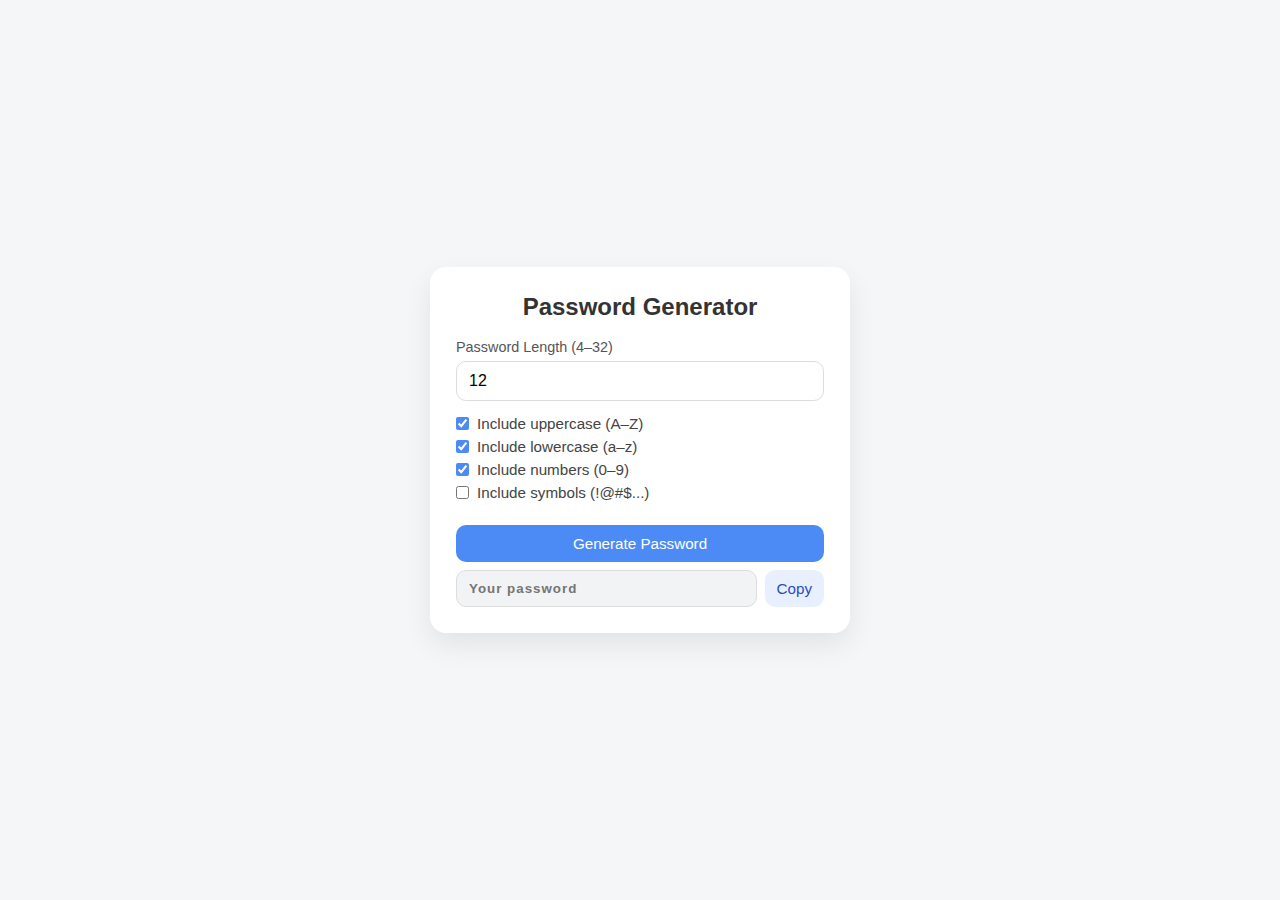
<file: tools/password-generator/index.html>
<!DOCTYPE html>
<html lang="en">
<head>
  <meta charset="UTF-8" />
  <meta name="viewport" content="width=device-width, initial-scale=1.0" />
  <title>Password Generator</title>
  <style>
    * { box-sizing: border-box; margin: 0; padding: 0; font-family: Arial, Helvetica, sans-serif; }
    body {
      min-height: 100vh;
      display: flex;
      align-items: center;
      justify-content: center;
      background: #f4f6f8;
      padding: 20px;
    }
    .card {
      background: #fff;
      width: 100%;
      max-width: 420px;
      padding: 26px;
      border-radius: 16px;
      box-shadow: 0 12px 28px rgba(0,0,0,0.08);
    }
    h1 {
      text-align: center;
      margin-bottom: 18px;
      color: #333;
      font-size: 1.5rem;
    }
    .field { margin-bottom: 14px; }
    label {
      display: block;
      margin-bottom: 6px;
      font-size: 0.9rem;
      color: #555;
    }
    input[type="number"] {
      width: 100%;
      padding: 10px 12px;
      border-radius: 10px;
      border: 1px solid #ddd;
      font-size: 1rem;
    }
    .options { margin: 10px 0 14px; }
    .options label {
      display: flex;
      align-items: center;
      gap: 8px;
      margin-bottom: 6px;
      font-size: 0.95rem;
      color: #444;
    }
    input[type="checkbox"] { accent-color: #4c8bf5; }
    .password-box {
      display: flex;
      gap: 8px;
      margin-top: 8px;
    }
    #password {
      flex: 1;
      padding: 10px 12px;
      border-radius: 10px;
      border: 1px solid #ddd;
      background: #f1f3f5;
      font-weight: 600;
      letter-spacing: 1px;
    }
    button {
      border: none;
      border-radius: 10px;
      padding: 10px 12px;
      font-size: 0.95rem;
      cursor: pointer;
      transition: background 0.2s;
    }
    .primary {
      width: 100%;
      background: #4c8bf5;
      color: #fff;
      margin-top: 10px;
    }
    .primary:hover { background: #3a73d9; }
    .copy {
      background: #e8f0ff;
      color: #2a4dbf;
      white-space: nowrap;
    }
    .copy:hover { background: #d8e6ff; }
    .error {
      margin-top: 10px;
      color: #c62828;
      font-size: 0.9rem;
      display: none;
      text-align: center;
    }
    .copied {
      margin-top: 8px;
      font-size: 0.85rem;
      color: #2e7d32;
      display: none;
      text-align: right;
    }
    @media (max-width: 420px) {
      .card { padding: 22px; }
      h1 { font-size: 1.3rem; }
    }
  </style>
</head>
<body>
  <div class="card">
    <h1>Password Generator</h1>

    <div class="field">
      <label for="length">Password Length (4–32)</label>
      <input type="number" id="length" min="4" max="32" value="12" />
    </div>

    <div class="options">
      <label><input type="checkbox" id="upper" checked /> Include uppercase (A–Z)</label>
      <label><input type="checkbox" id="lower" checked /> Include lowercase (a–z)</label>
      <label><input type="checkbox" id="number" checked /> Include numbers (0–9)</label>
      <label><input type="checkbox" id="symbol" /> Include symbols (!@#$...)</label>
    </div>

    <button class="primary" id="generate">Generate Password</button>

    <div class="password-box">
      <input type="text" id="password" readonly placeholder="Your password" />
      <button class="copy" id="copyBtn">Copy</button>
    </div>
    <div class="copied" id="copiedMsg">Copied!</div>
    <div class="error" id="errorMsg"></div>
  </div>

  <script>
    const lengthInput = document.getElementById('length');
    const upper = document.getElementById('upper');
    const lower = document.getElementById('lower');
    const number = document.getElementById('number');
    const symbol = document.getElementById('symbol');
    const generateBtn = document.getElementById('generate');
    const passwordField = document.getElementById('password');
    const copyBtn = document.getElementById('copyBtn');
    const errorMsg = document.getElementById('errorMsg');
    const copiedMsg = document.getElementById('copiedMsg');

    const UPPER = 'ABCDEFGHIJKLMNOPQRSTUVWXYZ';
    const LOWER = 'abcdefghijklmnopqrstuvwxyz';
    const NUMBER = '0123456789';
    const SYMBOL = '!@#$%^&*()_+';

    function showError(msg) {
      errorMsg.textContent = msg;
      errorMsg.style.display = 'block';
    }
    function clearError() { errorMsg.style.display = 'none'; }

    function buildPool() {
      let pool = '';
      if (upper.checked) pool += UPPER;
      if (lower.checked) pool += LOWER;
      if (number.checked) pool += NUMBER;
      if (symbol.checked) pool += SYMBOL;
      return pool;
    }

    function generatePassword(len, pool) {
      let pwd = '';
      for (let i = 0; i < len; i++) {
        const idx = Math.floor(Math.random() * pool.length);
        pwd += pool[idx];
      }
      return pwd;
    }

    generateBtn.addEventListener('click', () => {
      copiedMsg.style.display = 'none';
      const len = parseInt(lengthInput.value, 10);
      if (!len || len < 4 || len > 32) {
        showError('Length must be between 4 and 32');
        return;
      }
      const pool = buildPool();
      if (!pool) {
        showError('Select at least one character type');
        return;
      }
      clearError();
      const pwd = generatePassword(len, pool);
      passwordField.value = pwd;
    });

    copyBtn.addEventListener('click', async () => {
      const pwd = passwordField.value;
      if (!pwd) return;
      try {
        await navigator.clipboard.writeText(pwd);
        copiedMsg.style.display = 'block';
      } catch (e) {
        showError('Copy failed');
      }
    });
  </script>
</body>
</html>
</file>
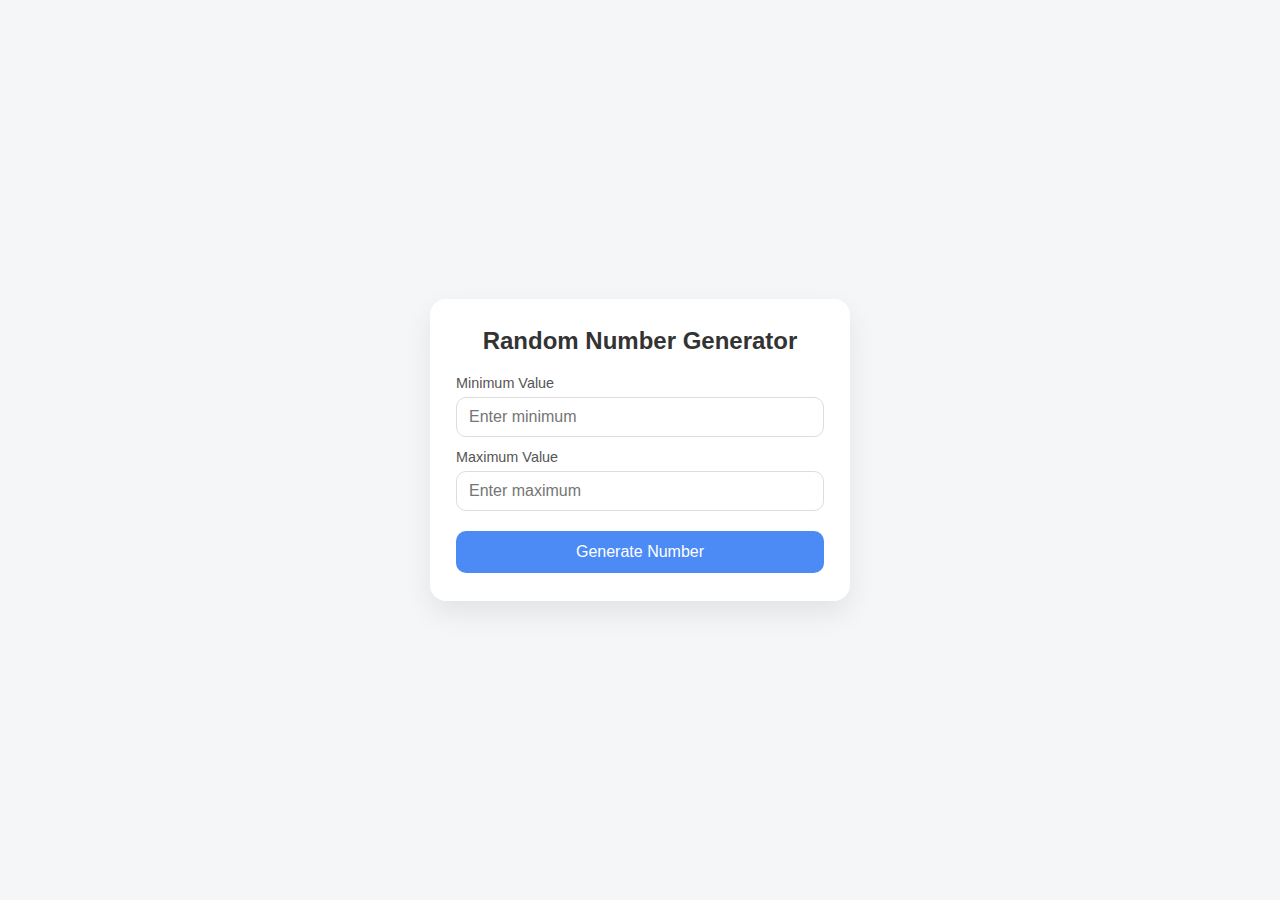
<file: tools/random-number-generator/index.html>
<!DOCTYPE html>
<html lang="en">
<head>
  <meta charset="UTF-8" />
  <meta name="viewport" content="width=device-width, initial-scale=1.0" />
  <title>Random Number Generator</title>
  <style>
    * { box-sizing: border-box; margin: 0; padding: 0; font-family: Arial, Helvetica, sans-serif; }
    body {
      min-height: 100vh;
      display: flex;
      align-items: center;
      justify-content: center;
      background: #f4f6f8;
      padding: 20px;
    }
    .card {
      background: #fff;
      width: 100%;
      max-width: 420px;
      padding: 28px 26px;
      border-radius: 16px;
      box-shadow: 0 12px 28px rgba(0,0,0,0.08);
      text-align: center;
    }
    h1 {
      margin-bottom: 20px;
      color: #333;
      font-size: 1.5rem;
    }
    .field { margin-bottom: 12px; text-align: left; }
    label {
      display: block;
      margin-bottom: 6px;
      font-size: 0.9rem;
      color: #555;
    }
    input {
      width: 100%;
      padding: 10px 12px;
      border-radius: 10px;
      border: 1px solid #ddd;
      font-size: 1rem;
    }
    input:focus {
      outline: none;
      border-color: #4c8bf5;
      box-shadow: 0 0 0 2px rgba(76,139,245,0.15);
    }
    button {
      width: 100%;
      padding: 12px;
      border: none;
      border-radius: 10px;
      background: #4c8bf5;
      color: #fff;
      font-size: 1rem;
      cursor: pointer;
      margin-top: 8px;
      transition: background 0.2s;
    }
    button:hover { background: #3a73d9; }
    .result {
      margin-top: 20px;
      font-size: 2.8rem;
      font-weight: 700;
      color: #1a3f8b;
      letter-spacing: 1px;
      display: none;
    }
    .error {
      margin-top: 10px;
      color: #c62828;
      font-size: 0.9rem;
      display: none;
    }
    @media (max-width: 420px) {
      .result { font-size: 2.3rem; }
      .card { padding: 24px 20px; }
    }
  </style>
</head>
<body>
  <div class="card">
    <h1>Random Number Generator</h1>

    <div class="field">
      <label for="min">Minimum Value</label>
      <input type="number" id="min" placeholder="Enter minimum" />
    </div>

    <div class="field">
      <label for="max">Maximum Value</label>
      <input type="number" id="max" placeholder="Enter maximum" />
    </div>

    <button id="genBtn">Generate Number</button>

    <div class="result" id="result"></div>
    <div class="error" id="errorMsg"></div>
  </div>

  <script>
    const minInput = document.getElementById('min');
    const maxInput = document.getElementById('max');
    const genBtn = document.getElementById('genBtn');
    const resultEl = document.getElementById('result');
    const errorMsg = document.getElementById('errorMsg');

    function showError(msg) {
      errorMsg.textContent = msg;
      errorMsg.style.display = 'block';
      resultEl.style.display = 'none';
    }
    function clearError() { errorMsg.style.display = 'none'; }

    genBtn.addEventListener('click', () => {
      const min = parseInt(minInput.value, 10);
      const max = parseInt(maxInput.value, 10);

      if (minInput.value === '' || maxInput.value === '') {
        showError('Please enter both values');
        return;
      }
      if (isNaN(min) || isNaN(max)) {
        showError('Values must be numbers');
        return;
      }
      if (min > max) {
        showError('Minimum cannot be greater than maximum');
        return;
      }

      clearError();
      const rand = Math.floor(Math.random() * (max - min + 1)) + min;
      resultEl.textContent = rand;
      resultEl.style.display = 'block';
    });
  </script>
</body>
</html>
</file>
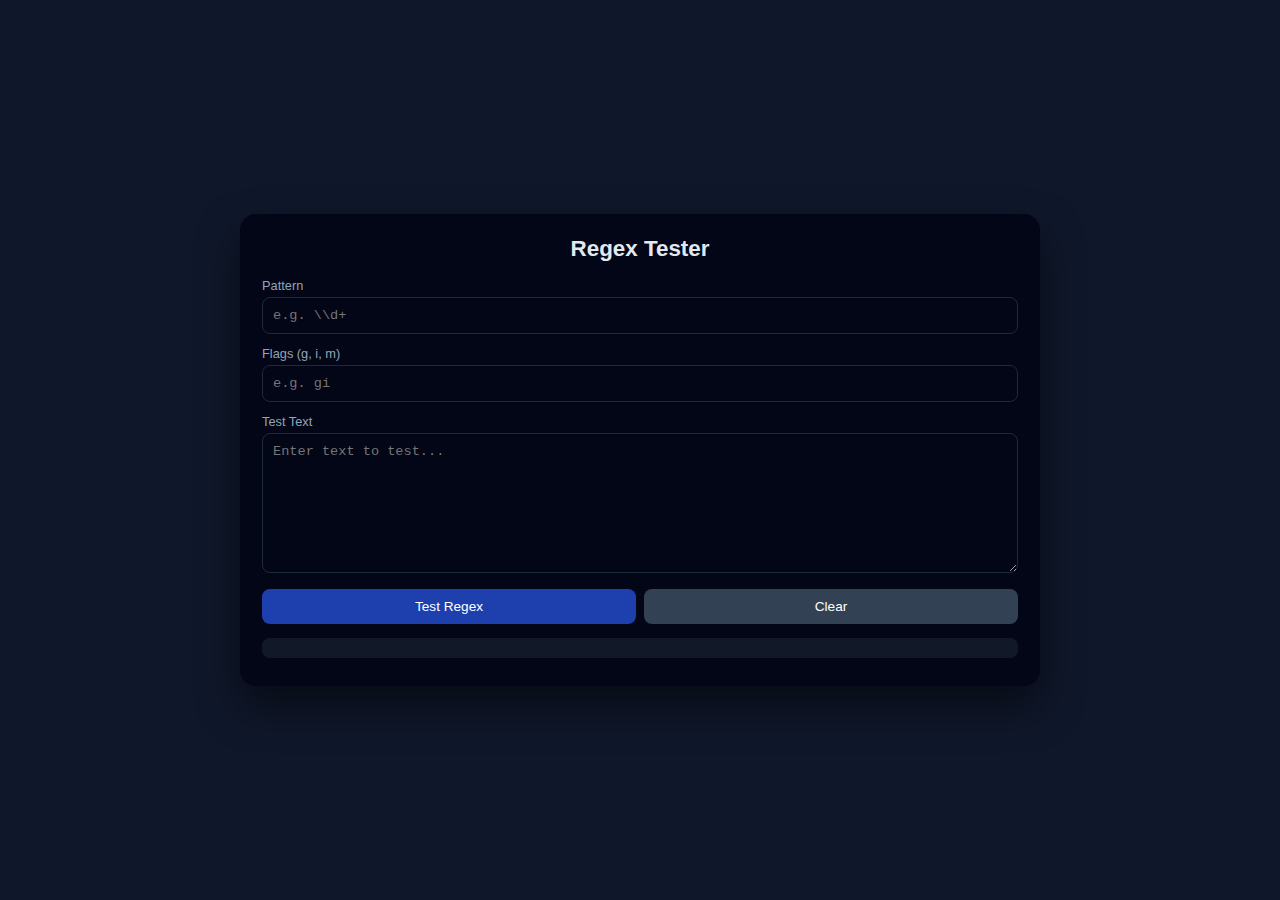
<file: tools/regex-tester/index.html>
<!DOCTYPE html>
<html lang="en">
<head>
<meta charset="UTF-8">
<meta name="viewport" content="width=device-width, initial-scale=1.0">
<title>Regex Tester</title>
<style>
*{box-sizing:border-box;margin:0;padding:0;font-family:Arial,Helvetica,sans-serif}
body{min-height:100vh;display:flex;align-items:center;justify-content:center;background:#0f172a;padding:20px;color:#e2e8f0}
.card{width:100%;max-width:800px;background:#020617;border-radius:16px;box-shadow:0 20px 40px rgba(0,0,0,.5);padding:22px}
h1{text-align:center;margin-bottom:16px;font-size:1.4rem}
.field{margin-bottom:12px}
label{display:block;font-size:.8rem;margin-bottom:4px;color:#94a3b8}
input,textarea{width:100%;padding:10px;border-radius:8px;border:1px solid #1e293b;background:#020617;color:#e2e8f0;font-family:"Courier New",monospace;font-size:.85rem}
textarea{min-height:140px;resize:vertical}
input:focus,textarea:focus{outline:none;border-color:#4c8bf5;box-shadow:0 0 0 1px #4c8bf5}
.buttons{display:flex;gap:8px;margin-top:10px}
button{flex:1;padding:10px;border:none;border-radius:8px;font-size:.85rem;cursor:pointer;background:#1e40af;color:#fff}
button:hover{background:#1d4ed8}
.secondary{background:#334155}
.secondary:hover{background:#475569}
.output{margin-top:14px}
.matches{margin-top:8px;font-size:.85rem}
.highlight{background:yellow;color:#000}
.error{color:#ef4444;font-size:.85rem;margin-top:6px}
.count{font-size:.85rem;margin-bottom:6px}
.preview{margin-top:8px;padding:10px;background:#111827;border-radius:8px;white-space:pre-wrap;word-break:break-word}
@media(max-width:600px){.card{padding:16px}}
</style>
</head>
<body>
<div class="card">
<h1>Regex Tester</h1>

<div class="field">
<label>Pattern</label>
<input type="text" id="pattern" placeholder="e.g. \\d+">
</div>

<div class="field">
<label>Flags (g, i, m)</label>
<input type="text" id="flags" placeholder="e.g. gi">
</div>

<div class="field">
<label>Test Text</label>
<textarea id="testText" placeholder="Enter text to test..."></textarea>
</div>

<div class="buttons">
<button id="testBtn">Test Regex</button>
<button class="secondary" id="clearBtn">Clear</button>
</div>

<div class="output">
<div id="count" class="count"></div>
<div id="matches" class="matches"></div>
<div id="preview" class="preview"></div>
<div id="error" class="error"></div>
</div>
</div>

<script>
const patternInput=document.getElementById('pattern');
const flagsInput=document.getElementById('flags');
const testText=document.getElementById('testText');
const testBtn=document.getElementById('testBtn');
const clearBtn=document.getElementById('clearBtn');
const matchesDiv=document.getElementById('matches');
const previewDiv=document.getElementById('preview');
const errorDiv=document.getElementById('error');
const countDiv=document.getElementById('count');

function escapeHTML(str){
return str.replace(/[&<>"']/g,function(m){return({"&":"&amp;","<":"&lt;",">":"&gt;","\"":"&quot;","'":"&#39;"})[m];});
}

testBtn.addEventListener('click',()=>{
errorDiv.textContent='';
matchesDiv.textContent='';
previewDiv.innerHTML='';
countDiv.textContent='';

const pattern=patternInput.value;
const flags=flagsInput.value;
const text=testText.value;

if(!pattern){errorDiv.textContent='Please enter a pattern';return;}

try{
const regex=new RegExp(pattern,flags);
const matches=[...text.matchAll(regex)];
countDiv.textContent=`Total Matches: ${matches.length}`;

if(matches.length>0){
matchesDiv.textContent='Matches: '+matches.map(m=>m[0]).join(', ');
}

let highlighted=escapeHTML(text);
if(matches.length>0){
highlighted=escapeHTML(text).replace(regex,function(m){return `<span class="highlight">${escapeHTML(m)}</span>`});
}

previewDiv.innerHTML=highlighted;

}catch(e){
errorDiv.textContent='Invalid Regex: '+e.message;
}
});

clearBtn.addEventListener('click',()=>{
patternInput.value='';
flagsInput.value='';
testText.value='';
matchesDiv.textContent='';
previewDiv.textContent='';
errorDiv.textContent='';
countDiv.textContent='';
});
</script>
</body>
</html>
</file>
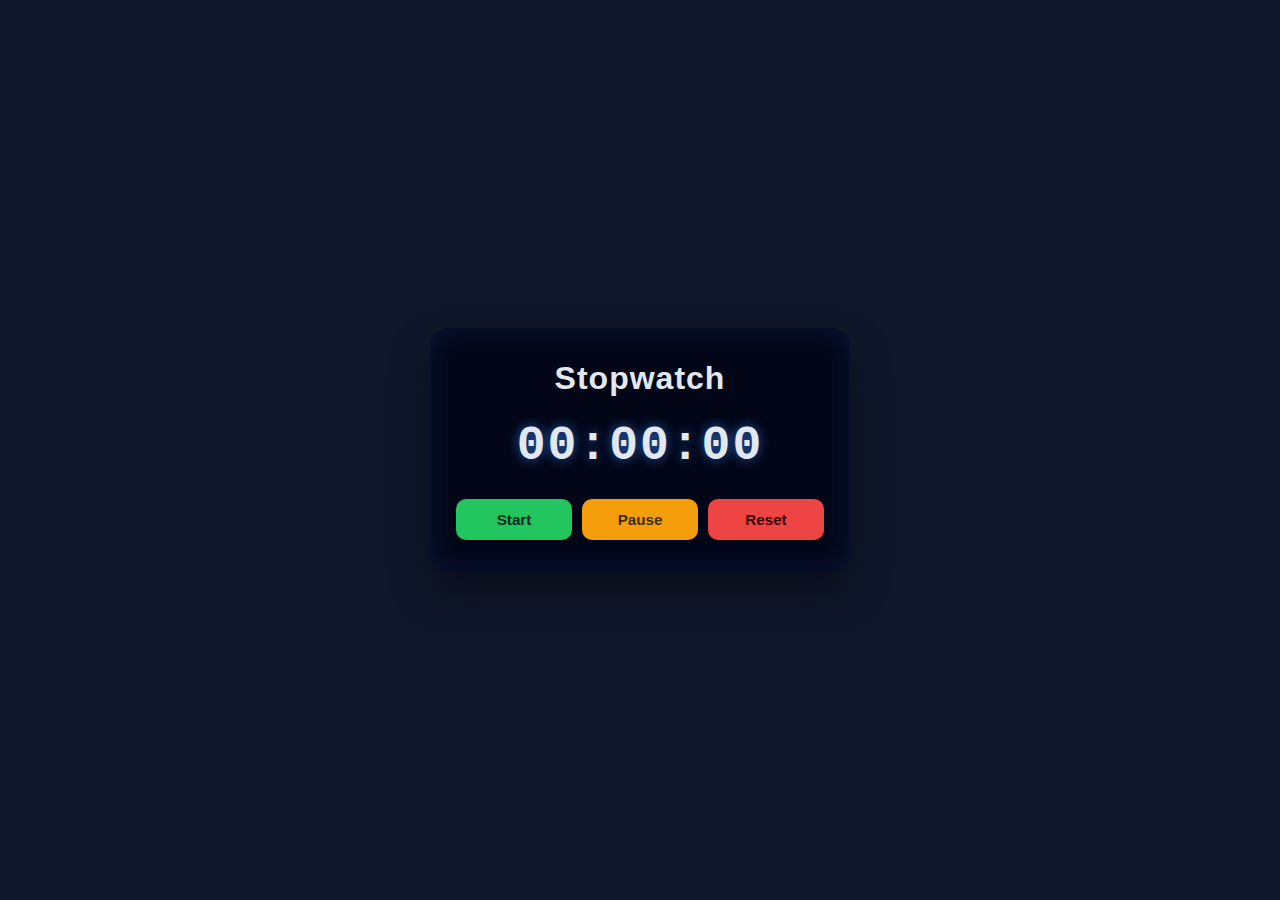
<file: tools/stopwatch/index.html>
<!DOCTYPE html>
<html lang="en">
<head>
  <meta charset="UTF-8" />
  <meta name="viewport" content="width=device-width, initial-scale=1.0" />
  <title>Stopwatch</title>
  <style>
    * { box-sizing: border-box; margin: 0; padding: 0; font-family: 'Segoe UI', Tahoma, Geneva, Verdana, sans-serif; }
    body {
      min-height: 100vh;
      display: flex;
      align-items: center;
      justify-content: center;
      background: #0f172a;
      padding: 20px;
      color: #e2e8f0;
    }
    .card {
      background: #020617;
      width: 100%;
      max-width: 420px;
      padding: 32px 26px;
      border-radius: 18px;
      box-shadow: 0 20px 40px rgba(0,0,0,0.4), inset 0 0 30px rgba(59,130,246,0.15);
      text-align: center;
    }
    h1 {
      margin-bottom: 22px;
      font-weight: 600;
      letter-spacing: 1px;
    }
    .display {
      font-size: 3rem;
      letter-spacing: 2px;
      font-weight: 700;
      margin-bottom: 26px;
      font-family: 'Courier New', monospace;
      text-shadow: 0 0 12px rgba(59,130,246,0.7);
    }
    .buttons {
      display: flex;
      gap: 10px;
      justify-content: center;
      flex-wrap: wrap;
    }
    button {
      flex: 1;
      min-width: 90px;
      padding: 12px;
      border: none;
      border-radius: 10px;
      font-size: 0.95rem;
      cursor: pointer;
      font-weight: 600;
      transition: transform 0.15s, box-shadow 0.15s;
    }
    button:active { transform: translateY(1px); }
    .start { background: #22c55e; color: #022c22; }
    .pause { background: #f59e0b; color: #3b2f00; }
    .reset { background: #ef4444; color: #3b0000; }
    .start:hover { box-shadow: 0 0 12px rgba(34,197,94,0.6); }
    .pause:hover { box-shadow: 0 0 12px rgba(245,158,11,0.6); }
    .reset:hover { box-shadow: 0 0 12px rgba(239,68,68,0.6); }
    @media (max-width: 420px) {
      .display { font-size: 2.4rem; }
      .card { padding: 26px 18px; }
    }
  </style>
</head>
<body>
  <div class="card">
    <h1>Stopwatch</h1>
    <div class="display" id="timeDisplay">00:00:00</div>
    <div class="buttons">
      <button class="start" id="startBtn">Start</button>
      <button class="pause" id="pauseBtn">Pause</button>
      <button class="reset" id="resetBtn">Reset</button>
    </div>
  </div>

  <script>
    const display = document.getElementById('timeDisplay');
    const startBtn = document.getElementById('startBtn');
    const pauseBtn = document.getElementById('pauseBtn');
    const resetBtn = document.getElementById('resetBtn');

    let startTime = 0;
    let elapsed = 0;
    let timer = null;

    function formatTime(ms) {
      const totalMs = Math.floor(ms / 10);
      const minutes = Math.floor(totalMs / 6000);
      const seconds = Math.floor((totalMs % 6000) / 100);
      const centiseconds = totalMs % 100;
      return (
        String(minutes).padStart(2, '0') + ':' +
        String(seconds).padStart(2, '0') + ':' +
        String(centiseconds).padStart(2, '0')
      );
    }

    function update() {
      const now = Date.now();
      elapsed = now - startTime;
      display.textContent = formatTime(elapsed);
    }

    startBtn.addEventListener('click', () => {
      if (timer) return;
      startTime = Date.now() - elapsed;
      timer = setInterval(update, 10);
    });

    pauseBtn.addEventListener('click', () => {
      clearInterval(timer);
      timer = null;
    });

    resetBtn.addEventListener('click', () => {
      clearInterval(timer);
      timer = null;
      elapsed = 0;
      display.textContent = '00:00:00';
    });
  </script>
</body>
</html>
</file>
<file: style.css>
* {
  margin: 0;
  padding: 0;
  box-sizing: border-box;
  font-family: 'Inter', sans-serif;
}

body {
  background: #0f172a;
  color: #e5e7eb;
}

/* NAVBAR */
.navbar {
  display: flex;
  justify-content: space-between;
  align-items: center;
  padding: 20px 60px;
  border-bottom: 1px solid #1f2937;
  background: #0b1220;
}

.logo {
  font-size: 20px;
  font-weight: 600;
}

.github-link {
  color: #60a5fa;
  text-decoration: none;
  font-weight: 500;
}

.github-link:hover {
  text-decoration: underline;
}

/* HERO */
.hero {
  text-align: center;
  padding: 80px 20px 50px;
}

.hero h1 {
  font-size: 42px;
  font-weight: 700;
}

.hero p {
  margin-top: 14px;
  color: #94a3b8;
  font-size: 17px;
}

/* CATEGORIES */
.categories {
  display: flex;
  justify-content: center;
  flex-wrap: wrap;
  gap: 12px;
  padding: 10px 20px 40px;
}

.category {
  background: #1e293b;
  padding: 8px 16px;
  border-radius: 6px;
  font-size: 14px;
  color: #cbd5f5;
}

/* TOOLS */
.tools-section {
  padding: 60px;
}

.tools-section h2 {
  text-align: center;
  margin-bottom: 40px;
}

.tools-grid {
  display: grid;
  grid-template-columns: repeat(auto-fit, minmax(260px, 1fr));
  gap: 28px;
}

/* CARD */
.tool-card {
  background: #111827;
  border: 1px solid #1f2937;
  border-radius: 12px;
  overflow: hidden;
  transition: 0.25s;
}

.tool-card:hover {
  transform: translateY(-5px);
  border-color: #3b82f6;
}

.tool-image {
  width: 100%;
  height: 150px;
  object-fit: cover;
}

.tool-content {
  padding: 18px;
}

.tool-content h3 {
  margin-bottom: 8px;
  font-size: 18px;
}

.tool-content p {
  font-size: 14px;
  color: #9ca3af;
  margin-bottom: 16px;
}

.buttons {
  display: flex;
  gap: 10px;
}

.btn {
  flex: 1;
  text-align: center;
  padding: 8px;
  font-size: 13px;
  border-radius: 6px;
  text-decoration: none;
  font-weight: 500;
}

.btn.primary {
  background: #2563eb;
  color: white;
}

.btn.primary:hover {
  background: #1e40af;
}

.btn.secondary {
  border: 1px solid #2563eb;
  color: #60a5fa;
}

.btn.secondary:hover {
  background: #2563eb;
  color: white;
}

/* PROGRESS */
.progress {
  text-align: center;
  padding: 50px 20px;
  border-top: 1px solid #1f2937;
}

.progress p {
  color: #94a3b8;
  margin-bottom: 10px;
}

.progress-stats {
  font-size: 22px;
  font-weight: 600;
}

/* FOOTER */
.footer {
  text-align: center;
  padding: 25px;
  font-size: 14px;
  color: #6b7280;
}
</file>
